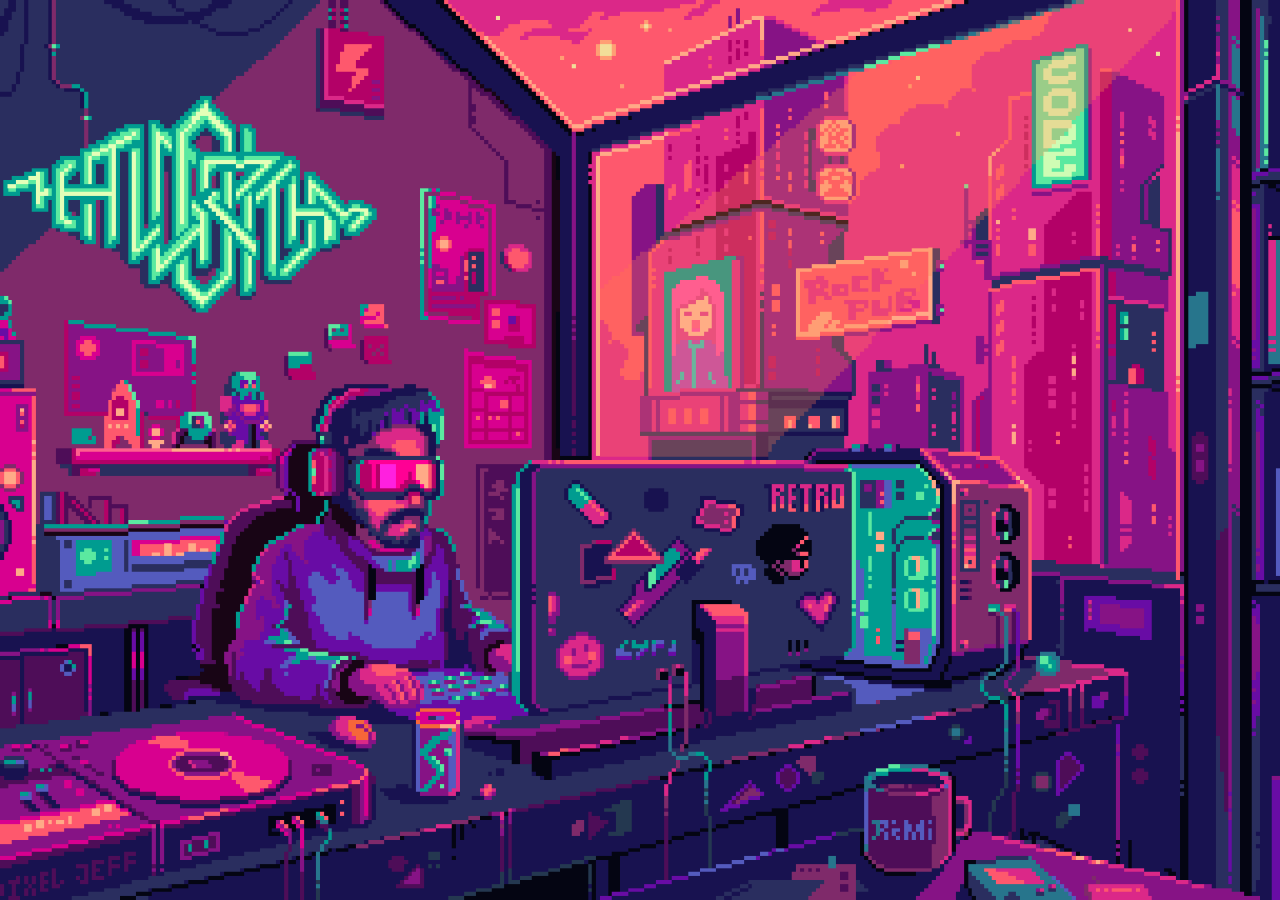
<file: index.html>
<!DOCTYPE html>
<html lang="en">
<head>

  <meta charset="UTF-8">
  <meta name="viewport" content="width=device-width, initial-scale=1.0">
  <title>Login Form</title>
  <link rel="stylesheet" href="css/login.css">
  <link rel="stylesheet" href="css/style.css">
  <link rel="stylesheet" href="css/pfolio.css">
  <link rel="stylesheet" href="css/projects.css">
  <link href="https://unpkg.com/boxicons@2.1.4/css/boxicons.min.css" rel="stylesheet">
  <link href="https://fonts.googleapis.com/css2?family=Orbitron:wght@500;700&family=Roboto:wght@400;500&display=swap" rel="stylesheet">

</head>

<body>

  <div class="background-container">
    <div class="blob blob-1"></div>
    <div class="blob blob-2"></div>
    <div class="blob blob-3"></div>
  </div>

  <div class="main-container">
    <div class="login-card">
      <div class="header">
        <h1>Welcome Back</h1>
          <p>Sign in to your account to continue</p>
      </div>

      <form class="form" action="login.php" method="POST"> 
        <div class="form-group">
          <label for="email">Email Address</label>
          <input id="email" type="email" placeholder="you@example.com" name="email" required />
        </div>

        <div class="form-group">
          <label for="password">Password</label>
          <input id="password" type="password" name="password" placeholder="••••••••" required />
        </div>

        <div class="form-footer">
          <label class="checkbox-group">
            <input type="checkbox" />
            <span>Remember me</span>
          </label>
          <a href="#" class="forgot-password">Forgot password?</a>
        </div>

        <button type="submit" class="submit-btn" id="submitBtn">
          Sign In
        </button>
      </form>

      <div class="divider">
        <div class="divider-line"></div>
        <span class="divider-text">or</span>
        <div class="divider-line"></div>
      </div>

      <p class="signup-text">
        Don't have an account?
        <a href="html/signup.html" class="signup-link">Sign up</a>
      </p>
    </div>
  </div>
  
  <script src="js/login.js"></script>
</body>
</html>
</file>
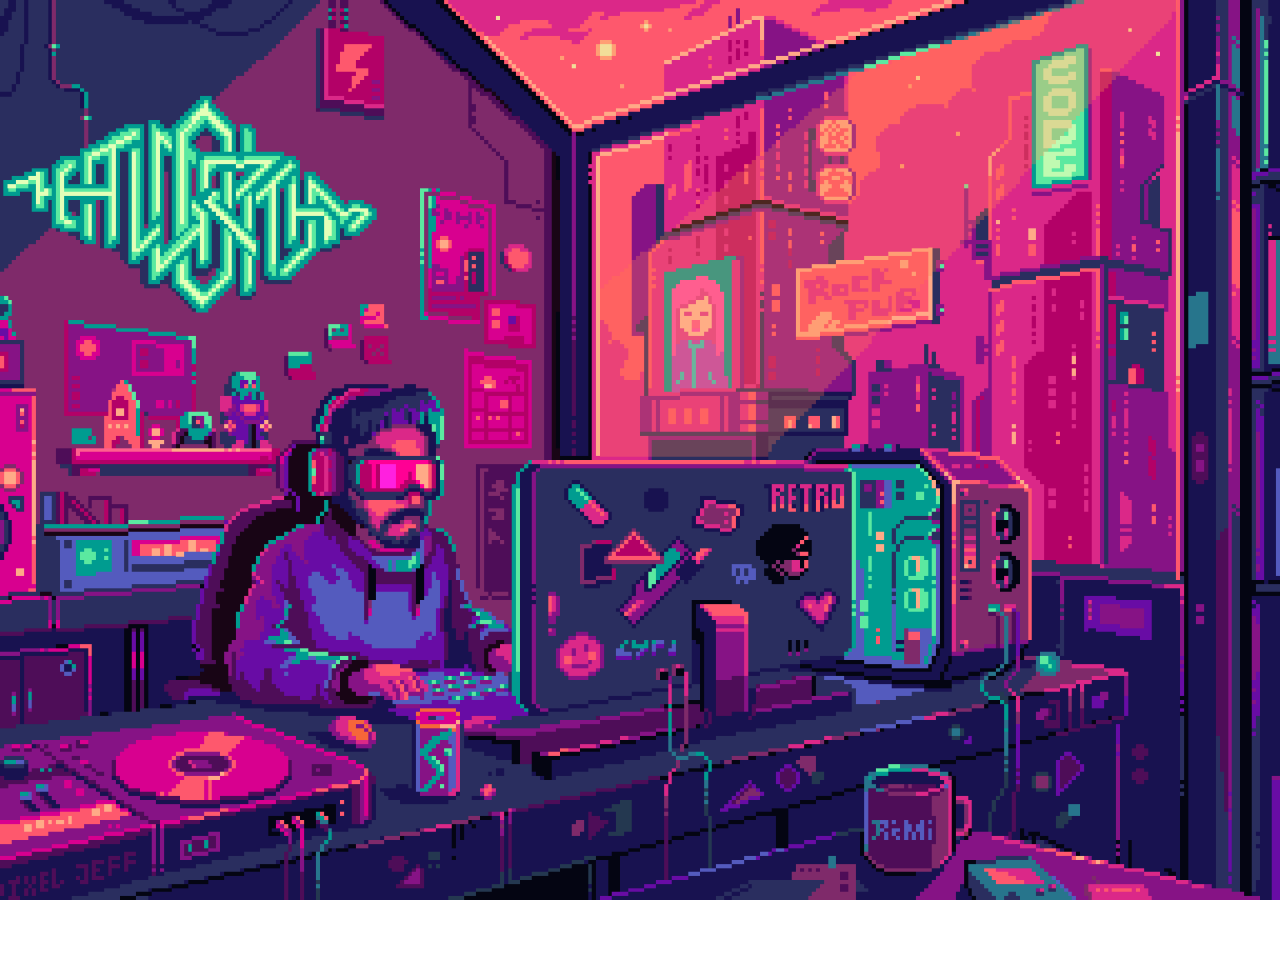
<file: MiniProject/index.html>
<!DOCTYPE html>
<html lang="en">
<head>
  <meta charset="UTF-8">
  <meta name="viewport" content="width=device-width, initial-scale=1.0">
  <title>Kyle John | Portfolio</title>
  <link rel="stylesheet" href="style.css">
  <link rel="stylesheet" href="pfolio.css">
  <link rel="stylesheet" href="projects.css">
  <link href="https://unpkg.com/boxicons@2.1.4/css/boxicons.min.css" rel="stylesheet">
  <link href="https://fonts.googleapis.com/css2?family=Orbitron:wght@500;700&family=Roboto:wght@400;500&display=swap" rel="stylesheet">

</head>
<body>
 
  <header class="dashboard">
    <div class="toggle-btn" id="toggleBtn">
      <i class='bx bx-menu'></i>
    </div>
    <nav class="nav">
      <a href="index.html" class="active"><i class='bx bx-home'></i><span>Home</span></a>
      <a href="portfolio.html"><i class='bx bx-id-card'></i><span>Portfolio</span></a>
      <a href="projects.html"><i class='bx bx-briefcase'></i><span>Projects</span></a>
      <a href="login.html"><i class='bx bx-log-in'></i><span>Login</span></a>
      
      <div id="darkModeToggle">
        <i class='bx bx-moon'></i>
      </div>
    </div>
    </nav>
  </header>

  <main class="main-content">
    <section class="home">
      <div class="content-container">
        <div class="content">
          
          <h1 class="name-glow">
            Learning, coding, and creating the future — one project at a time.
          </h1>
          
          <p class="tagline">Futuristic Student Developer ✨</p>
          
          <h4 class="des">
            WHERE IMAGINATION MEETS EXECUTION — CODE IS THE BRIDGE.
          </h4>
          
            <a href="#" class="btn-glow">
              Contact <i class='bx bx-down-arrow-alt'></i>
            </a>

            <div class="socials">
              <a href="https://www.facebook.com/kyle.valenzuela.148" target="_blank" title="Facebook"><i class='bx bxl-facebook'></i></a>
              <a href="https://m.me/kyle.valenzuela.148" target="_blank" title="Messenger"><i class='bx bxl-messenger'></i></a>
              <a href="https://mail.google.com/mail/?view=cm&fs=1&to=kylejohnvalenzuela@gmail.com&su=Portfolio%20Inquiry" target="_blank" title="Gmail"><i class='bx bxl-gmail'></i></a>
              <a href="https://www.linkedin.com/in/kyle-john-valenzuela-9a4184389/" target="_blank" title="LinkedIn"><i class='bx bxl-linkedin-square'></i></a>
              <a href="https://ig.me/m/iamhaduken" target="_blank" title="Instagram"><i class='bx bxl-instagram'></i></a>
            </div>
        </div>
      </div>
    </section>
  </main>

  <!-- Footer -->
 <footer class="footer">
    <p>© 2025 Kyle John | Crafted with 
      <span class="heart">❤️</span> HTML | CSS | JavaScript</p>
    </p>
  </footer>

  <script src="script.js"></script>

</body>
</html>
</file>
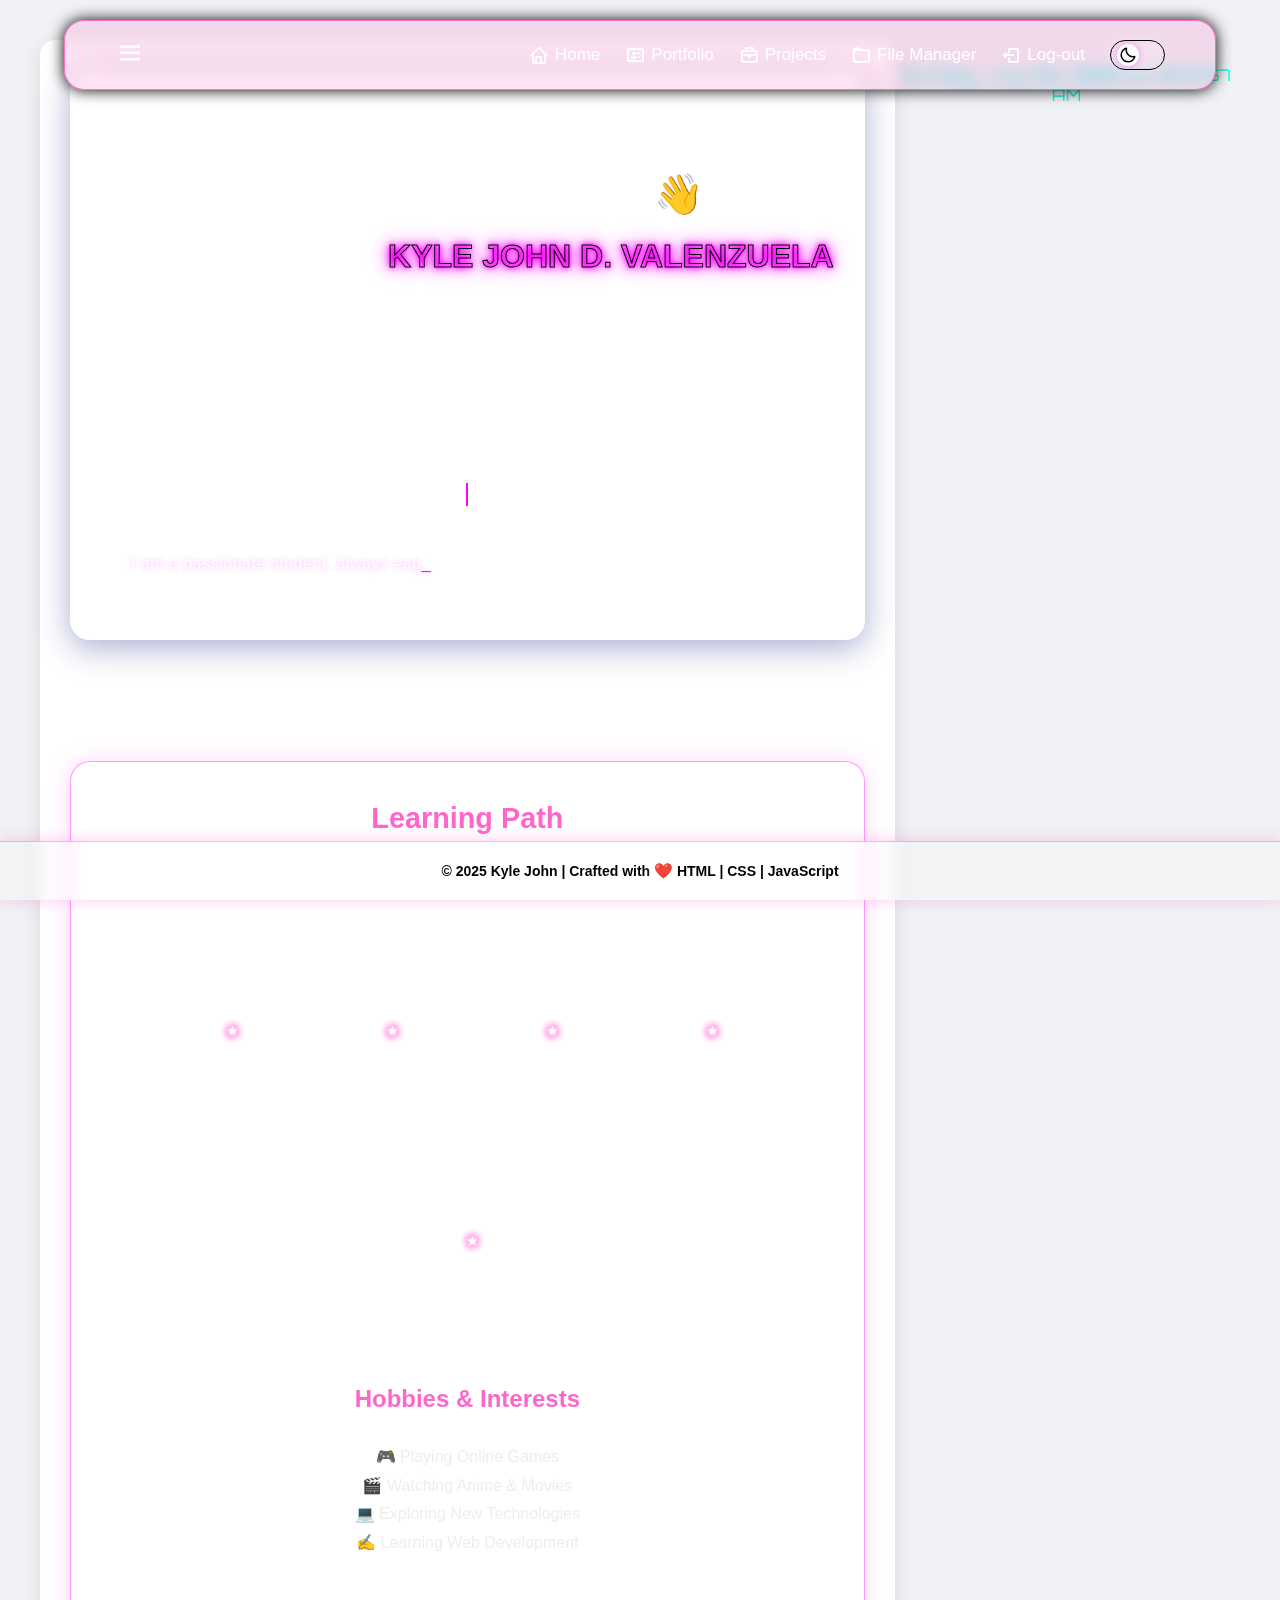
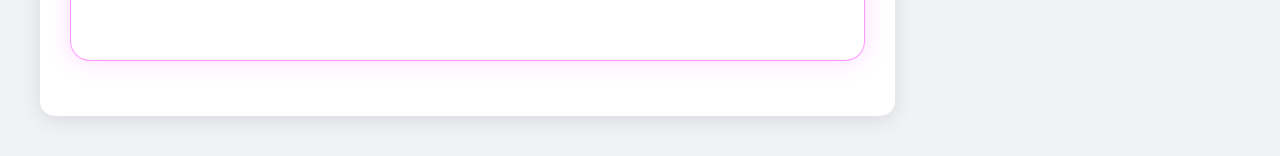
<file: portfolio.html>
<!DOCTYPE html>
<html lang="en">
<head>

  <meta charset="UTF-8">
  <meta name="viewport" content="width=device-width, initial-scale=1.0">
  <title>Home</title>
  <link rel="stylesheet" href="css/style.css">
  <link rel="stylesheet" href="css/pfolio.css">
  <link rel="stylesheet" href="css/projects.css">
  <link rel="stylesheet" href="css/crud.css">
  <link href="https://unpkg.com/boxicons@2.1.4/css/boxicons.min.css" rel="stylesheet">
  <link href="https://fonts.googleapis.com/css2?family=Orbitron:wght@500;700&family=Roboto:wght@400;500&display=swap" rel="stylesheet">

</head>


<body>
 
  <header class="dashboard">
    <div class="toggle-btn" id="toggleBtn">
      <i class='bx bx-menu'></i>
    </div>
      <nav class="nav">
        <a href="html/index.html" class="active"><i class='bx bx-home'></i><span>Home</span></a>
        <a href="portfolio.html"><i class='bx bx-id-card'></i><span>Portfolio</span></a>
        <a href="projects.html"><i class='bx bx-briefcase'></i><span>Projects</span></a>
        <a href="crud.php"><i class='bx bx-folder'></i><span>File Manager</span></a>
        <a href="index.php"><i class='bx bx-log-out'></i><span>Log-out</Log-out></span></a>
      
          <div id="darkModeToggle">
            <i class='bx bx-moon'></i>
          </div>
      </nav>
  </header>


  <section class="container">
    <div class="intro">
      <div class="img1">
        <img src="../images/mee.jpg" alt="Kyle John">
      </div>

      <div class="intro-text">
        <h3>Hey there! <span class="wave">👋</span></h3>
          <h1>I am <span class="name"> KYLE JOHN D. VALENZUELA</span></h1>
            <h4 class="int">Passionate student and aspiring developer at 
              <abbr title="Cebu Technological University">
                <a href="https://www.ctu.edu.ph/danao/" target="_blank" class="ctu">CTU</a> 
              </abbr> - Danao Campus.
            </h4>

              
                <p class="type">TURNING IDEAS INTO CODE, AND CODE INTO REALITY</p>
              

                <p class="desc" id="typing">
                  I am a passionate student, always eager to learn and improve my skills. 
                  I enjoy exploring new technologies and experimenting with creative solutions.
                  I’m committed to turning ideas into reality through clean, modern, and interactive web experiences.
                </p>
      </div>
    </div>


    <aside class="divider">
      <div class="profile-sections">  <!-- Tech & Hobbies Combined Container -->
        <div class="tech-stack">      <!-- Tech Stack -->
          <h3>Learning Path</h3>
            <div class="icons">
              <div class='bx bxl-html5' title="HTML"></div>
              <div class='bx bxl-css3' title="CSS"></div>
              <div class='bx bxl-javascript' title="JavaScript"></div>
              <div class='bx bxl-java' title="Java"></div>
              <div class="bx bxl-c-plus-plus" title="C++"></div>
            </div>
        </div>


        <div class="hobbies">       <!-- Hobbies & Interests -->  
          <h3>Hobbies & Interests</h3>
            <ul>
              <li>🎮 Playing Online Games</li>
              <li>🎬 Watching Anime & Movies</li>
              <li>💻 Exploring New Technologies</li>
              <li>✍️ Learning Web Development</li>
            </ul>
        </div>
      </div>
    </aside>
  </section>
    

  <div class="date-time" id="dateTime"></div>   <!-- Date & Time -->


  <footer class="footer">     <!-- Footer -->
    <p>© 2025 Kyle John | Crafted with 
      <span class="heart">❤️</span> HTML | CSS | JavaScript</p>
    </p>
  </footer>
    
  <script src="js/script.js"></script>
</body>
</html>
</file>
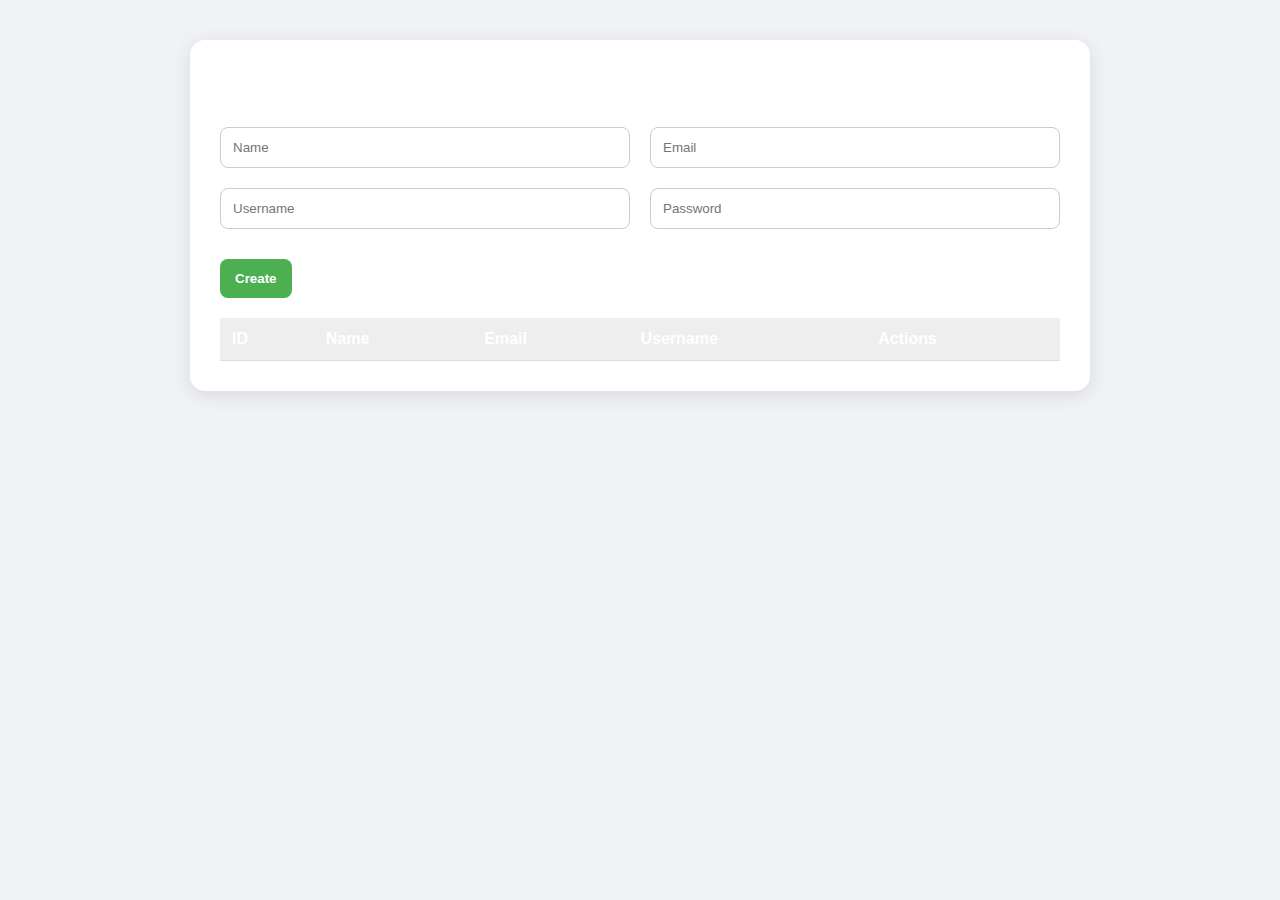
<file: html/crud.html>
<!DOCTYPE html>
<html lang="en">
<head>

  <meta charset="UTF-8" />
  <meta name="viewport" content="width=device-width, initial-scale=1.0" />
  <title>CRUD Design</title>
  <link rel="stylesheet" href="../css/style.css">
  <link rel="stylesheet" href="../css/crud.css">
  <script src="../js/crud.js"></script>

</head>
<body>
  <div class="container">
    <h1>CRUD System UI</h1>

    <div class="crud-form">
      <input type="text" id="name" placeholder="Name" />
      <input type="email" id="email" placeholder="Email" />
      <input type="text" id="username" placeholder="Username" />
      <input type="password" id="password" placeholder="Password" />
    </div>

    <button class="btn btn-create" id="createBtn">Create</button>

    <table>
      <thead>
        <tr>
          <th>ID</th>
          <th>Name</th>
          <th>Email</th>
          <th>Username</th>
          <th>Actions</th>
        </tr>
      </thead>
      <tbody id="userTable">
        <!-- Rows will be added dynamically -->
      </tbody>
    </table>
  </div>
</body>
</html>
</file>
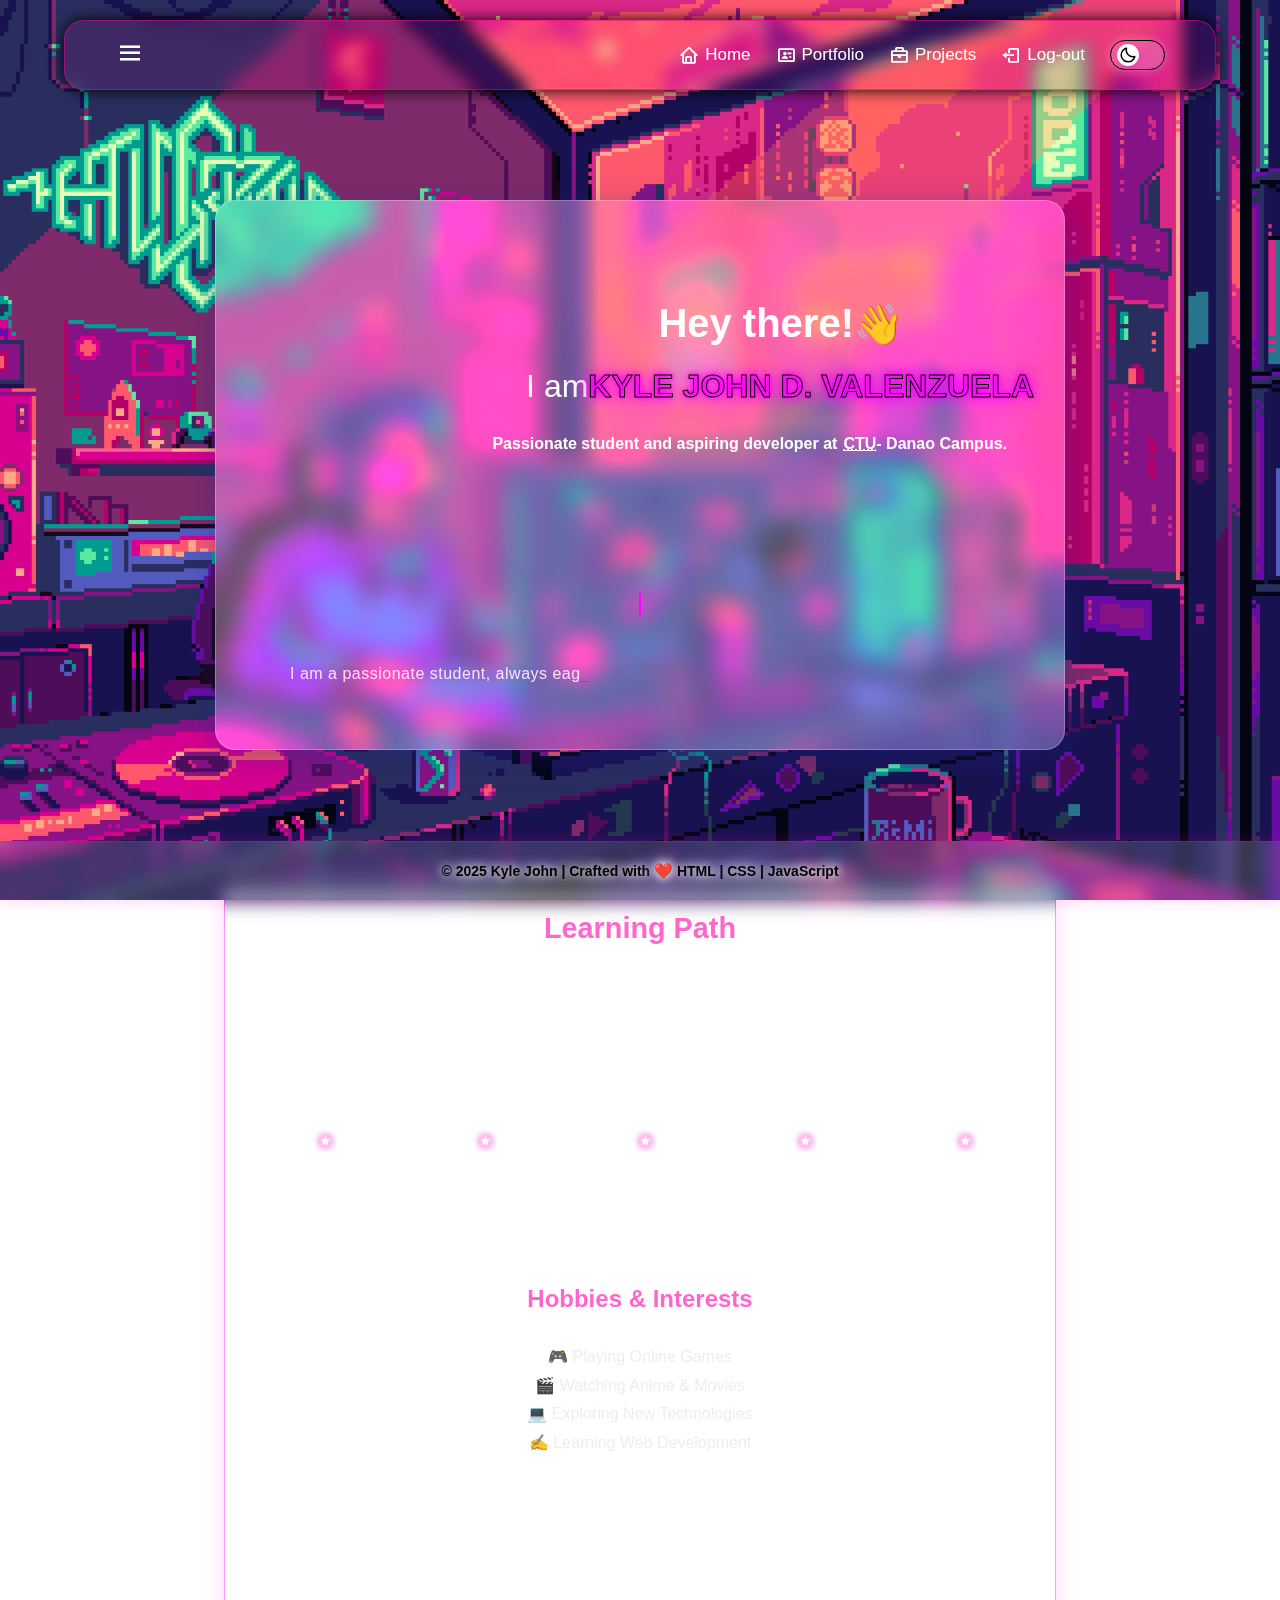
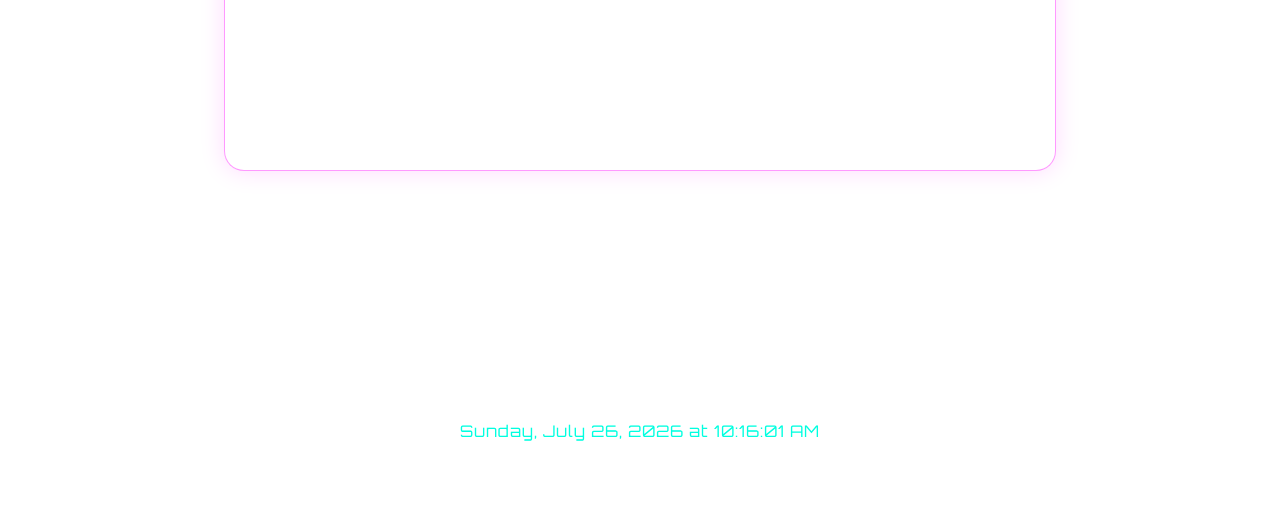
<file: html/portfolio.html>
<!DOCTYPE html>
<html lang="en">
<head>

  <meta charset="UTF-8">
  <meta name="viewport" content="width=device-width, initial-scale=1.0">
  <title>Kyle John | Portfolio</title>
  <link rel="stylesheet" href="../css/style.css">
  <link rel="stylesheet" href="../css/pfolio.css">
  <link rel="stylesheet" href="../css/projects.css">
  <link href="https://unpkg.com/boxicons@2.1.4/css/boxicons.min.css" rel="stylesheet">
  <link href="https://fonts.googleapis.com/css2?family=Orbitron:wght@500;700&family=Roboto:wght@400;500&display=swap" rel="stylesheet">

</head>


<body>
 
  <header class="dashboard">
    <div class="toggle-btn" id="toggleBtn">
      <i class='bx bx-menu'></i>
    </div>
      <nav class="nav">
        <a href="../html/index.html" class="active"><i class='bx bx-home'></i><span>Home</span></a>
        <a href="../html/portfolio.html"><i class='bx bx-id-card'></i><span>Portfolio</span></a>
        <a href="../html/projects.html"><i class='bx bx-briefcase'></i><span>Projects</span></a>
        <a href="../html/login.html"><i class='bx bx-log-out'></i><span>Log-out</span></a>
      
          <div id="darkModeToggle">
            <i class='bx bx-moon'></i>
          </div>
      </nav>
  </header>


  <section class="container">
    <div class="intro">
      <div class="img1">
        <img src="../images/mee.jpg" alt="Kyle John">
      </div>

      <div class="intro-text">
        <h3>Hey there! <span class="wave">👋</span></h3>
          <h1>I am <span class="name"> KYLE JOHN D. VALENZUELA</span></h1>
            <h4 class="int">Passionate student and aspiring developer at 
              <abbr title="Cebu Technological University">
                <a href="https://www.ctu.edu.ph/danao/" target="_blank" class="ctu">CTU</a> 
              </abbr> - Danao Campus.
            </h4>

              
                <p class="type">TURNING IDEAS INTO CODE, AND CODE INTO REALITY</p>
              

                <p class="desc" id="typing">
                  I am a passionate student, always eager to learn and improve my skills. 
                  I enjoy exploring new technologies and experimenting with creative solutions.
                  I’m committed to turning ideas into reality through clean, modern, and interactive web experiences.
                </p>
      </div>
    </div>


    <aside class="divider">
      <div class="profile-sections">  <!-- Tech & Hobbies Combined Container -->
        <div class="tech-stack">      <!-- Tech Stack -->
          <h3>Learning Path</h3>
            <div class="icons">
              <div class='bx bxl-html5' title="HTML"></div>
              <div class='bx bxl-css3' title="CSS"></div>
              <div class='bx bxl-javascript' title="JavaScript"></div>
              <div class='bx bxl-java' title="Java"></div>
              <div class="bx bxl-c-plus-plus" title="C++"></div>
            </div>
        </div>


        <div class="hobbies">       <!-- Hobbies & Interests -->  
          <h3>Hobbies & Interests</h3>
            <ul>
              <li>🎮 Playing Online Games</li>
              <li>🎬 Watching Anime & Movies</li>
              <li>💻 Exploring New Technologies</li>
              <li>✍️ Learning Web Development</li>
            </ul>
        </div>
      </div>
    </aside>
  </section>
    

  <div class="date-time" id="dateTime"></div>   <!-- Date & Time -->


  <footer class="footer">     <!-- Footer -->
    <p>© 2025 Kyle John | Crafted with 
      <span class="heart">❤️</span> HTML | CSS | JavaScript</p>
    </p>
  </footer>
    
  <script src="../js/script.js"></script>
</body>
</html>
</file>
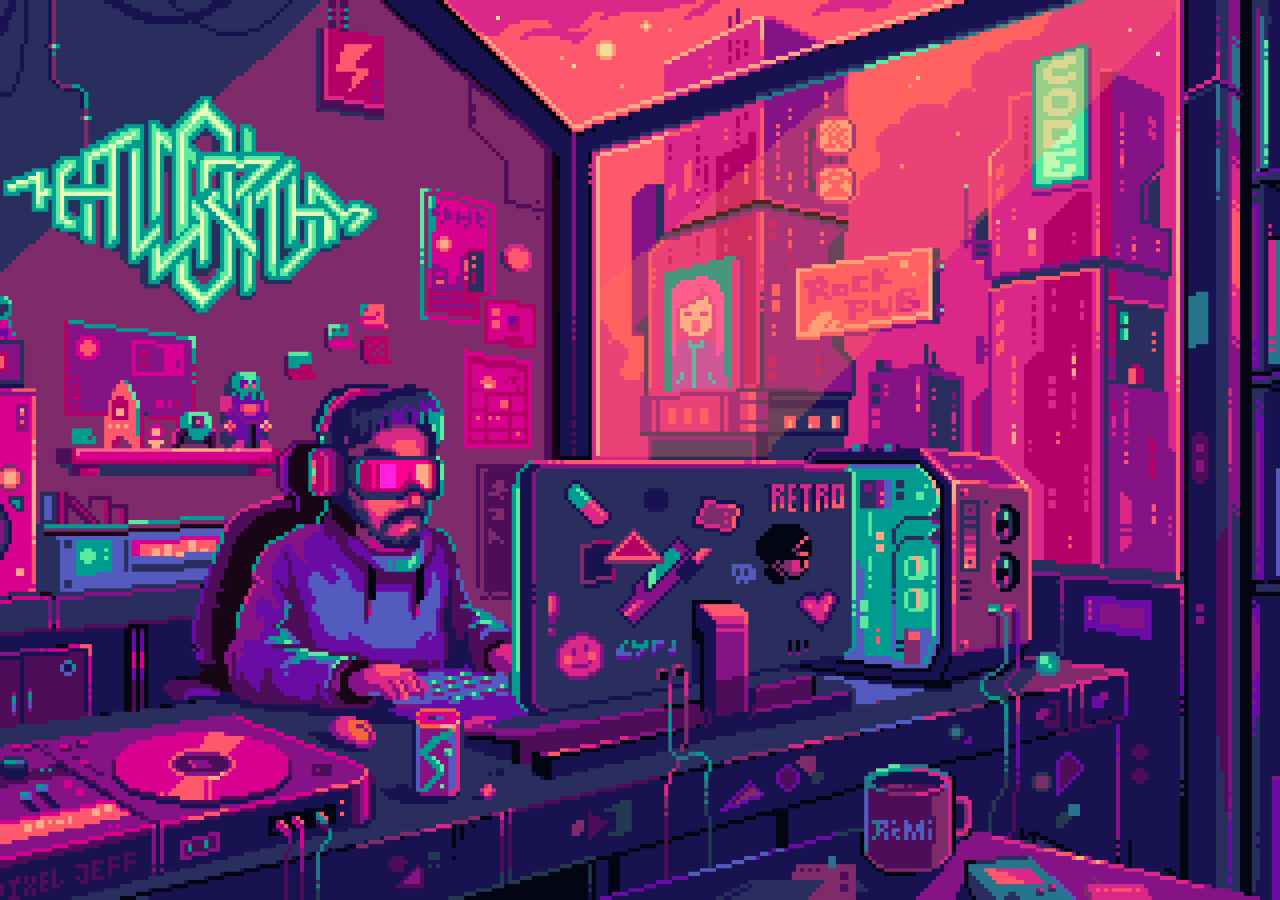
<file: html/projects.html>
<!DOCTYPE html>
<html lang="en">
<head>

  <meta charset="UTF-8" />
  <meta name="viewport" content="width=device-width, initial-scale=1.0" />
  <title>Projects</title>
  <link rel="stylesheet" href="../css/style.css">
  <link rel="stylesheet" href="../css/pfolio.css">
  <link rel="stylesheet" href="../css/projects.css">
  <link href="https://unpkg.com/boxicons@2.1.4/css/boxicons.min.css" rel="stylesheet">
  <link href="https://fonts.googleapis.com/css2?family=Orbitron:wght@500;700&family=Roboto:wght@400;500&display=swap" rel="stylesheet">

</head>


<body>

  <header class="dashboard">
    <div class="toggle-btn" id="toggleBtn">
      <i class='bx bx-menu'></i>
    </div>

      <nav class="nav">
        <a href="../html/index.html" class="active"><i class='bx bx-home'></i><span>Home</span></a>
        <a href="../html/portfolio.html"><i class='bx bx-id-card'></i><span>Portfolio</span></a>
        <a href="../html/projects.html"><i class='bx bx-briefcase'></i><span>Projects</span></a>
        <a href="../html/login.html"><i class='bx bx-log-in'></i><span>Login</span></a>
      
          <div id="darkModeToggle">
            <i class='bx bx-moon'></i>
          </div>
      </nav>
  </header>

  <main>
    <div class="not-calibrated">
      <h1>⚙️ Not Yet Calibrated</h1>
      <p>This section is under development. Please check back soon!</p>
    </div>
  </main>



  <!-- Footer -->
  <footer class="footer">
    <p>© 2025 Kyle John | Crafted with 
        <span class="heart">❤️</span> HTML | CSS | JavaScript
    </p>
  </footer>

  <script src="../js/script.js"></script>

</body>
</html>
</file>
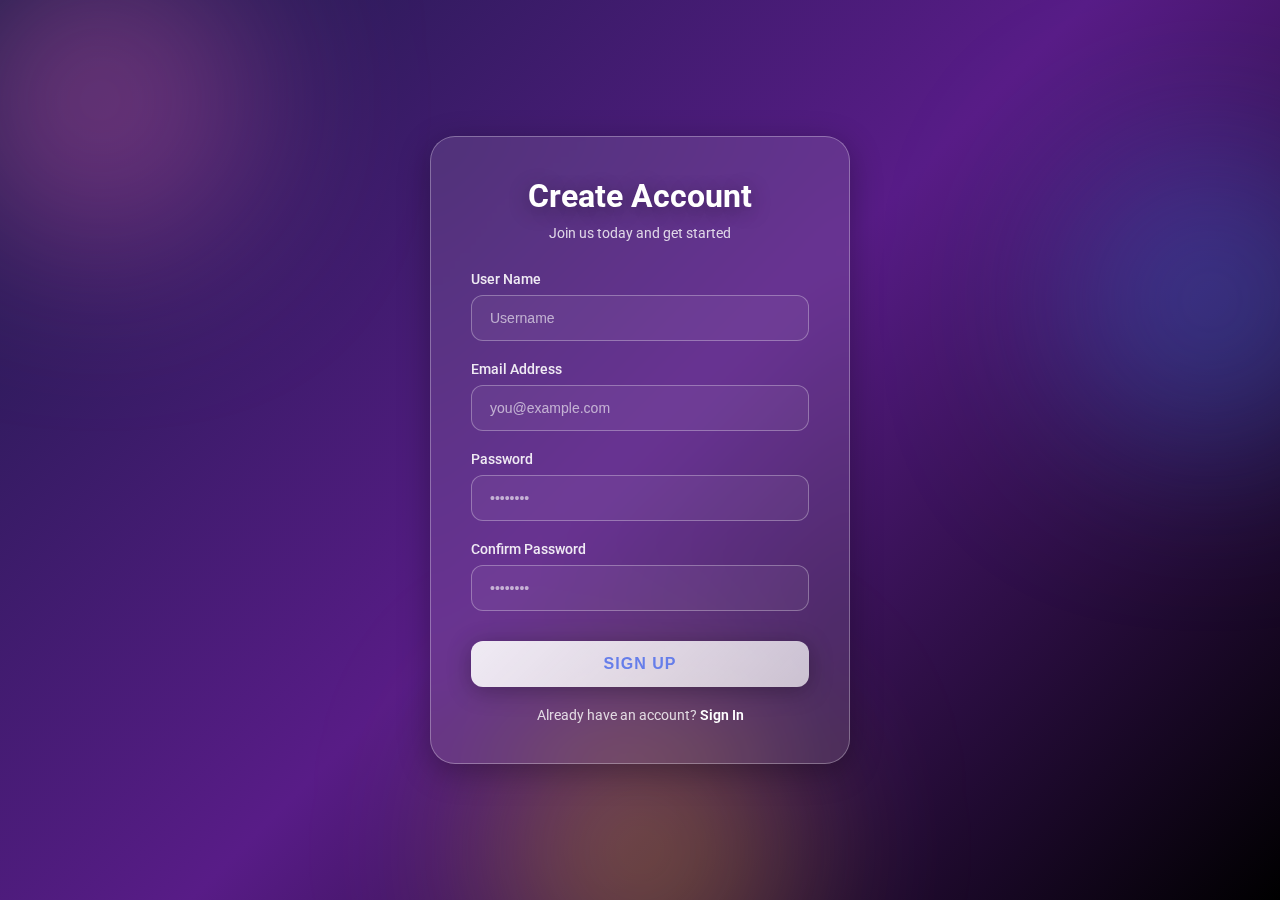
<file: html/signup.html>
<!DOCTYPE html>
<html lang="en">
<head>
<meta charset="UTF-8">
<meta name="viewport" content="width=device-width, initial-scale=1.0">
<title>Sign Up</title>
<link rel="stylesheet" href="../css/signup.css">
<link href="https://fonts.googleapis.com/css2?family=Orbitron:wght@500;700&family=Roboto:wght@400;500&display=swap" rel="stylesheet">

</head>
<body>

<!-- Background Blobs -->
<div class="background-container">
  <div class="blob blob-1"></div>
  <div class="blob blob-2"></div>
  <div class="blob blob-3"></div>
</div>

<div class="container">
    <form class="glass-form" id="signupForm" action="register.php" method="POST">
        <div class="form-header">
            <h1>Create Account</h1>
            <p>Join us today and get started</p>
        </div>

        <div class="form-group">
            <label for="fullname">User Name</label>
            <input type="text" id="fullname" name="fullname" placeholder="Username" required>
        </div>

        <div class="form-group">
            <label for="email">Email Address</label>
            <input type="email" id="email" name="email" placeholder="you@example.com" required>
        </div>

        <div class="form-group">
            <label for="password">Password</label>
            <input type="password" id="password" name="password" placeholder="••••••••" required>
        </div>

        <div class="form-group">
            <label for="confirm-password">Confirm Password</label>
            <input type="password" id="confirm-password" name="confirm_password" placeholder="••••••••" required>
        </div>

        <button type="submit" class="submit-btn">Sign Up</button>

        <div class="form-footer">
            Already have an account? <a href="../html/login.html">Sign In</a>
        </div>
    </form>
</div>

</body>
</html>
</file>
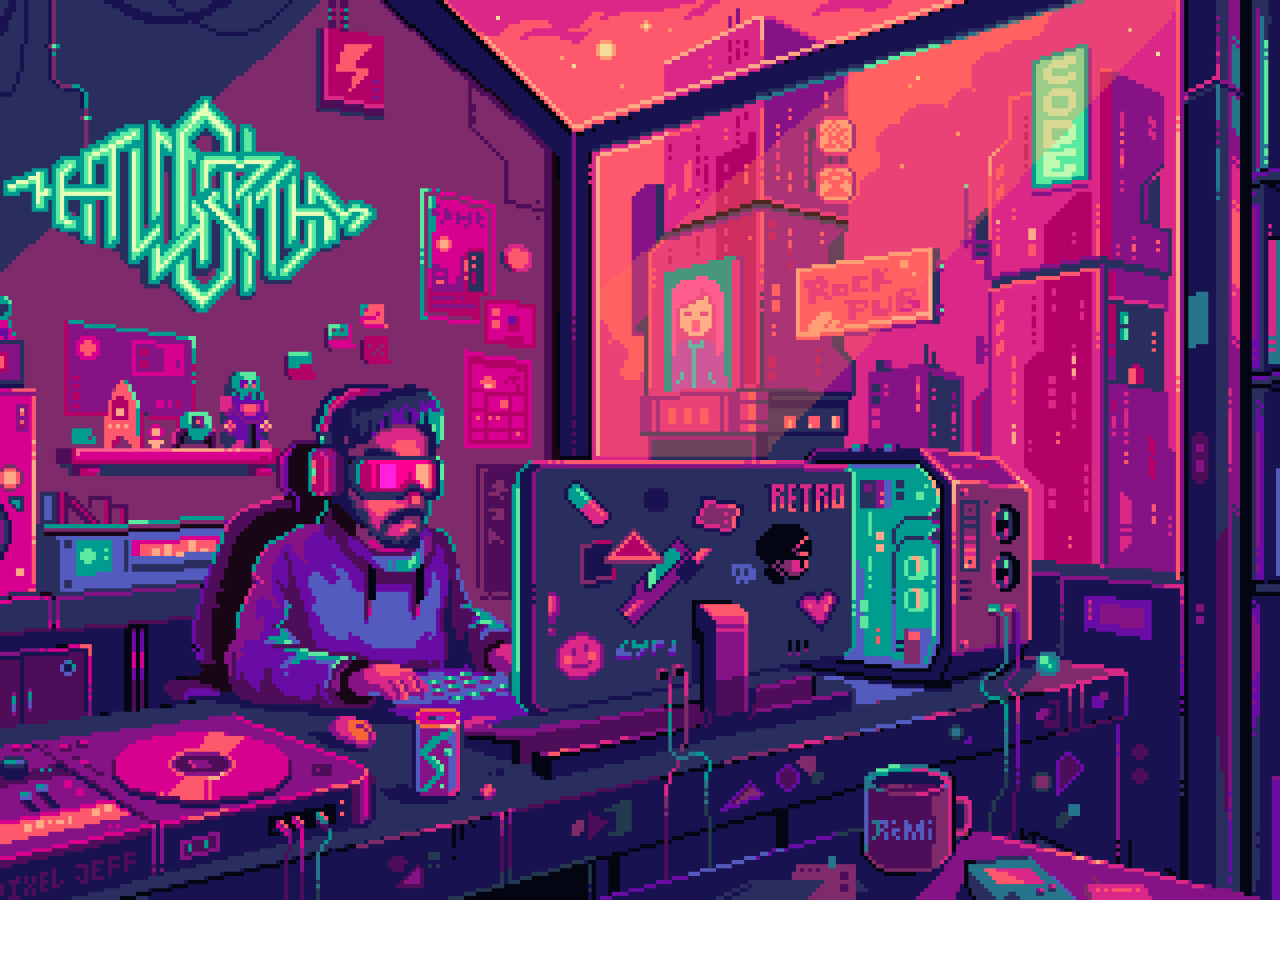
<file: MiniProject/MiniProj.html>
<!DOCTYPE html>
<html lang="en">
<head>
  <meta charset="UTF-8">
  <meta name="viewport" content="width=device-width, initial-scale=1.0">
  <title>Kyle John | Portfolio</title>
  <link rel="stylesheet" href="style.css">
  <link rel="stylesheet" href="pfolio.css">
  <link href="https://unpkg.com/boxicons@2.1.4/css/boxicons.min.css" rel="stylesheet">
  <link href="https://fonts.googleapis.com/css2?family=Orbitron:wght@500;700&family=Roboto:wght@400;500&display=swap" rel="stylesheet">

</head>
<body>
 
  <header class="dashboard">
    <div class="toggle-btn" id="toggleBtn">
      <i class='bx bx-menu'></i>
    </div>
    <nav class="nav">
      <a href="MiniProj.html" class="active"><i class='bx bx-home'></i><span>Home</span></a>
      <a href="portfolio.html"><i class='bx bx-briefcase'></i><span>Portfolio</span></a>
      <a href="#"><i class='bx bx-user'></i><span>About</span></a>
      <a href="#"><i class='bx bx-cog'></i><span>Skills</span></a>
      <a href="#"><i class='bx bx-log-in'></i><span>Login</span></a>
      
      <div id="darkModeToggle">
        <i class='bx bx-moon'></i>
      </div>
    </div>
    </nav>
  </header>

  <main class="main-content">
    <section class="home">
      <div class="content-container">
        <div class="content">
          
          <h1 class="name-glow">
            Learning, coding, and creating the future — one project at a time.
          </h1>
          
          <p class="tagline">Futuristic Student Developer ✨</p>
          
          <h4 class="des">
            WHERE IMAGINATION MEETS EXECUTION — CODE IS THE BRIDGE.
          </h4>
          
            <a href="#" class="btn-glow">
              Contact <i class='bx bx-down-arrow-alt'></i>
            </a>

            <div class="socials">
              <a href="https://www.facebook.com/kyle.valenzuela.148" target="_blank" title="Facebook"><i class='bx bxl-facebook'></i></a>
              <a href="https://m.me/kyle.valenzuela.148" target="_blank" title="Messenger"><i class='bx bxl-messenger'></i></a>
              <a href="https://mail.google.com/mail/?view=cm&fs=1&to=kylejohnvalenzuela@gmail.com&su=Portfolio%20Inquiry" target="_blank" title="Gmail"><i class='bx bxl-gmail'></i></a>
              <a href="https://www.linkedin.com/in/kyle-john-valenzuela-9a4184389/" target="_blank" title="LinkedIn"><i class='bx bxl-linkedin-square'></i></a>
              <a href="https://ig.me/m/iamhaduken" target="_blank" title="Instagram"><i class='bx bxl-instagram'></i></a>
            </div>
        </div>
      </div>
    </section>
  </main>

  <!-- Footer -->
 <footer class="footer">
    <p>© 2025 Kyle John | Crafted with 
      <span class="heart">❤️</span> HTML | CSS | JavaScript</p>
    </p>
  </footer>

  <script src="script.js"></script>

</body>
</html>
</file>
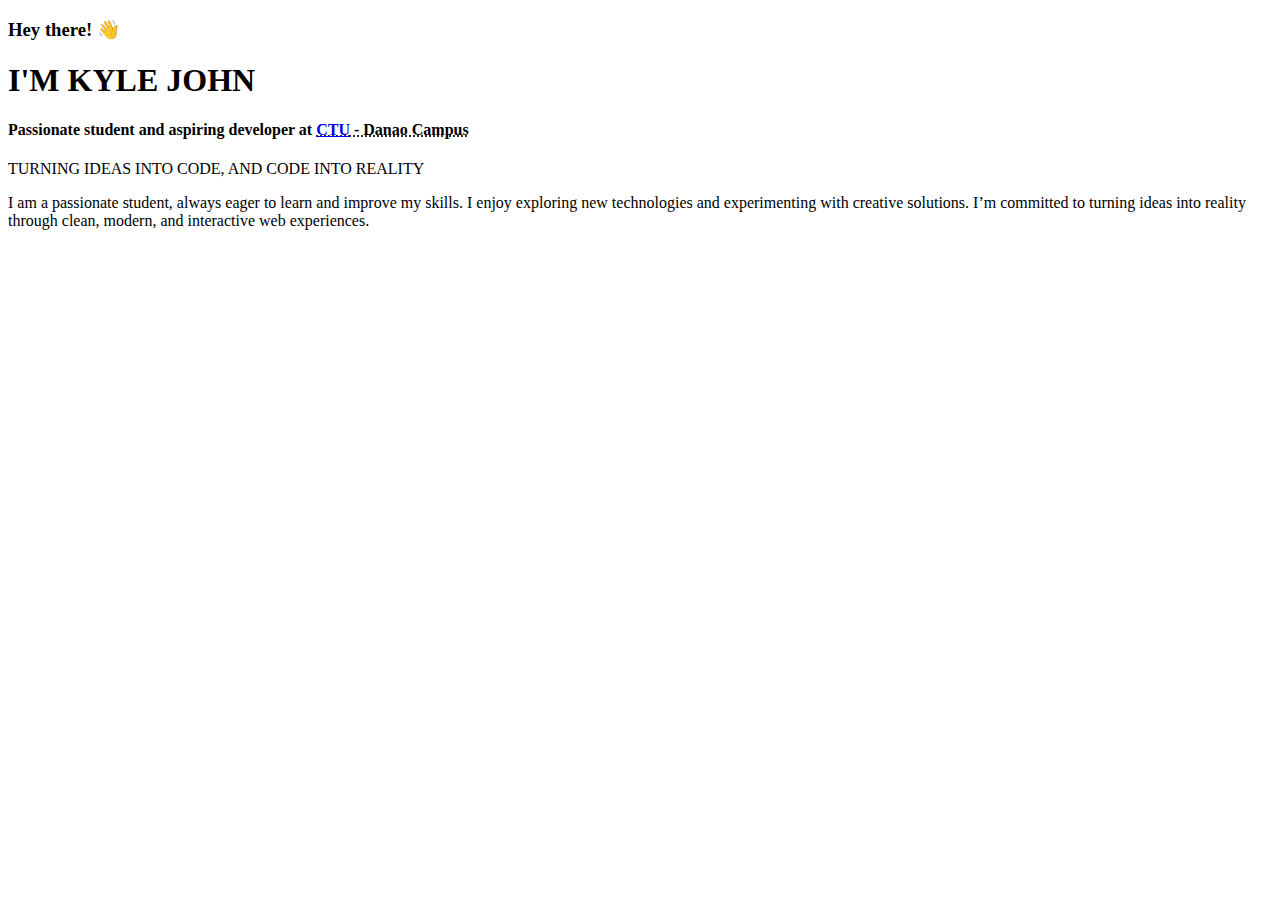
<file: MiniProject/portfolio.html>
<!DOCTYPE html>
<html lang="en">
<head>
    <meta charset="UTF-8">
    <meta name="viewport" content="width=device-width, initial-scale=1.0">
    <title>Document</title>
</head>
<body>


     <section class="home">
    <div class="hoco">
      <h3>Hey there! <span class="wave">👋</span></h3>
      <h1>I'M <span class="name">KYLE JOHN</span></h1>
      <h4>Passionate student and aspiring developer at 
        <abbr title="Cebu Technological University">
          <a href="https://www.ctu.edu.ph/danao/" target="_blank" class="ctu">CTU</a> - Danao Campus
        </abbr>
      </h4>
      <p class="type">TURNING IDEAS INTO CODE, AND CODE INTO REALITY</p>
      <p class="para">
        I am a passionate student, always eager to learn and improve my skills. 
        I enjoy exploring new technologies and experimenting with creative solutions.
        I’m committed to turning ideas into reality through clean, modern, and interactive web experiences.
      </p>
    </div>
  </section>
    
</body>
</html>
</file>
<file: css/login.css>
* {
  margin: 0;
  padding: 0;
  box-sizing: border-box;
}

html, body {
  width: 100%;
  height: 100%;
}

body {
  font-family: "Geist", -apple-system, BlinkMacSystemFont, "Segoe UI", sans-serif;
  background: linear-gradient(135deg, #1e1b4b 0%, #581c87 50%, #000000 100%);
  display: flex;
  align-items: center;
  justify-content: center;
  min-height: 100vh;
  padding: 1rem;
  overflow: hidden;
}

/* Animated background blob elements */
.background-container {
  position: fixed;
  inset: 0;
  overflow: hidden;
  pointer-events: none;
  z-index: 0;
}

.blob {
  position: absolute;
  width: 288px;
  height: 288px;
  border-radius: 50%;
  mix-blend-mode: multiply;
  filter: blur(64px);
  opacity: 0.2;
  animation: blob 7s infinite;
}

.blob-1 {
  top: 80px;
  left: 40px;
  background: #3b82f6;
}

.blob-2 {
  top: 160px;
  right: 40px;
  background: #a855f7;
  animation-delay: 2s;
}

.blob-3 {
  bottom: -32px;
  left: 50%;
  transform: translateX(-50%);
  background: #ec4899;
  animation-delay: 4s;
}

@keyframes blob {
  0%, 100% {
    transform: translate(0, 0) scale(1);
  }
  33% {
    transform: translate(30px, -50px) scale(1.1);
  }
  66% {
    transform: translate(-20px, 20px) scale(0.9);
  }
}

    /* Main container */
.main-container {
  position: relative;
  z-index: 10;
  width: 100%;
  max-width: 448px;
}

    /* Glassmorphism card */
.login-card {
  backdrop-filter: blur(16px);
  background: rgba(255, 255, 255, 0.1);
  border: 1px solid rgba(255, 255, 255, 0.2);
  border-radius: 24px;
  padding: 32px;
  box-shadow: 0 20px 25px -5px rgba(0, 0, 0, 0.1);
}

    /* Header */
.header {
  margin-bottom: 32px;
}

.header h1 {
  font-size: 30px;
  font-weight: 700;
  color: #ffffff;
  margin-bottom: 8px;
  letter-spacing: -0.02em;
}

.header p {
  font-size: 14px;
  color: rgba(255, 255, 255, 0.6);
}

    /* Form */
.form {
  display: flex;
  flex-direction: column;
  gap: 24px;
}

    /* Form group */
.form-group {
  display: flex;
  flex-direction: column;
  gap: 8px;
}

.form-group label {
  font-size: 14px;
  color: rgba(255, 255, 255, 0.8);
  font-weight: 500;
}

.form-group input[type="email"],
.form-group input[type="password"] {
  backdrop-filter: blur(12px);
  background: rgba(255, 255, 255, 0.1);
  border: 1px solid rgba(255, 255, 255, 0.2);
  border-radius: 12px;
  height: 44px;
  padding: 0 16px;
  font-size: 14px;
  color: #ffffff;
  transition: all 0.3s ease;
}

.form-group input[type="email"]::placeholder,
.form-group input[type="password"]::placeholder {
  color: rgba(255, 255, 255, 0.4);
}

.form-group input[type="email"]:focus,
.form-group input[type="password"]:focus {
  outline: none;
  background: rgba(255, 255, 255, 0.2);
  border-color: rgba(255, 255, 255, 0.4);
}

    /* Checkbox and link row */
.form-footer {
  display: flex;
  align-items: center;
  justify-content: space-between;
  font-size: 14px;
}

.checkbox-group {
  display: flex;
  align-items: center;
  gap: 8px;
  cursor: pointer;
}

.checkbox-group input[type="checkbox"] {
  width: 16px;
  height: 16px;
  border-radius: 4px;
  border: 1px solid rgba(255, 255, 255, 0.2);
  background: rgba(255, 255, 255, 0.1);
  cursor: pointer;
  accent-color: #60a5fa;
}

.checkbox-group span {
  color: rgba(255, 255, 255, 0.7);
}

.forgot-password {
  color: #93c5fd;
  text-decoration: none;
  transition: color 0.3s ease;
}

.forgot-password:hover {
  color: #bfdbfe;
}

    /* Submit button */
.submit-btn {
  background: linear-gradient(90deg, #3b82f6 0%, #9333ea 100%);
  color: #ffffff;
  border: none;
  border-radius: 12px;
  height: 44px;
  font-size: 15px;
  font-weight: 600;
  cursor: pointer;
  transition: all 0.3s ease;
  transform: scale(1);
}

.submit-btn:hover:not(:disabled) {
  background: linear-gradient(90deg, #1d4ed8 0%, #7e22ce 100%);
  transform: scale(1.05);
}

.submit-btn:active:not(:disabled) {
  transform: scale(0.95);
}

.submit-btn:disabled {
  opacity: 0.6;
  cursor: not-allowed;
}

    /* Divider */
.divider {
  display: flex;
  align-items: center;
  gap: 12px;
  margin: 24px 0;
}

.divider-line {
  flex: 1;
  height: 1px;
  background: rgba(255, 255, 255, 0.1);
}

.divider-text {
  color: rgba(255, 255, 255, 0.4);
  font-size: 13px;
}

    /* Social button */
.social-btn {
  width: 100%;
  backdrop-filter: blur(12px);
  background: rgba(255, 255, 255, 0.05);
  order: 1px solid rgba(255, 255, 255, 0.1);
  border-radius: 12px;
  height: 44px;
  color: #ffffff;
  font-size: 15px;
  font-weight: 500;
  cursor: pointer;
  display: flex;
  align-items: center;
  justify-content: center;
  gap: 8px;
  transition: all 0.3s ease;
}

.social-btn:hover {
  border-color: rgba(255, 255, 255, 0.2);
}

.social-btn svg {
  width: 20px;
  height: 20px;
}

  /* Sign up link */
.signup-text {
  text-align: center;
  color: rgba(255, 255, 255, 0.6);
  font-size: 14px;
  margin-top: 24px;
}

.signup-link {
  color: #93c5fd;
  text-decoration: none;
  font-weight: 500;
  transition: color 0.3s ease;
}

.signup-link:hover {
  color: black;
}

    /* Responsive *//* Reset */
* {
  margin: 0;
  padding: 0;
  box-sizing: border-box;
}

html, body {
  width: 100%;
  height: 100%;
}

/* Background */
body {
  font-family: "Geist", -apple-system, BlinkMacSystemFont, "Segoe UI", sans-serif;
  background: linear-gradient(145deg, #1a1445 0%, #4b1e85 50%, #000000 100%);
  display: flex;
  align-items: center;
  justify-content: center;
  min-height: 100vh;
  padding: 1rem;
  overflow: hidden;
}

/* Animated blobs */
.background-container {
  position: fixed;
  inset: 0;
  overflow: hidden;
  pointer-events: none;
  z-index: 0;
}

.blob {
  position: absolute;
  width: 300px;
  height: 300px;
  border-radius: 50%;
  filter: blur(70px);
  opacity: 0.3;
  animation: blob 10s infinite ease-in-out;
  mix-blend-mode: screen;
}

.blob-1 { background: #3b82f6; top: 10%; left: 10%; }
.blob-2 { background: #a855f7; top: 20%; right: 10%; animation-delay: 2s; }
.blob-3 { background: #ec4899; bottom: -10%; left: 50%; transform: translateX(-50%); animation-delay: 4s; }

@keyframes blob {
  0%, 100% { transform: translate(0,0) scale(1); }
  33% { transform: translate(40px, -60px) scale(1.15); }
  66% { transform: translate(-30px, 30px) scale(0.9); }
}

/* Main container */
.main-container {
  position: relative;
  z-index: 10;
  width: 100%;
  max-width: 450px;
}

/* Login Card - Enhanced Glass */
.login-card {
  background: rgba(255, 255, 255, 0.12);
  border: 1px solid rgba(255, 255, 255, 0.25);
  backdrop-filter: blur(20px) saturate(160%);
  border-radius: 28px;
  padding: 40px;
  box-shadow: 0 25px 40px rgba(0, 0, 0, 0.35);
  animation: fadeIn 0.8s ease;
}

@keyframes fadeIn {
  from { opacity: 0; transform: scale(0.97); }
  to { opacity: 1; transform: scale(1); }
}

/* Header */
.header {
  margin-bottom: 32px;
}

.header h1 {
  font-size: 32px;
  font-weight: 700;
  color: #fff;
  letter-spacing: -0.03em;
}

.header p {
  color: rgba(255, 255, 255, 0.55);
  font-size: 15px;
}

/* Form */
.form {
  display: flex;
  flex-direction: column;
  gap: 22px;
}

/* Inputs */
.form-group label {
  font-size: 14px;
  color: rgba(255, 255, 255, 0.8);
}

.form-group input {
  height: 48px;
  padding: 0 16px;
  border-radius: 12px;
  border: 1px solid rgba(255, 255, 255, 0.25);
  background: rgba(255, 255, 255, 0.12);
  color: #fff;
  font-size: 15px;
  transition: 0.3s ease;
}

.form-group input::placeholder {
  color: rgba(255, 255, 255, 0.4);
}

.form-group input:focus {
  background: rgba(255, 255, 255, 0.22);
  border-color: rgba(255, 255, 255, 0.45);
  box-shadow: 0 0 0 3px rgba(147, 197, 253, 0.25);
  outline: none;
}

/* Footer row */
.form-footer {
  display: flex;
  justify-content: space-between;
  align-items: center;
  font-size: 14px;
}

/* Checkbox */
.checkbox-group {
  display: flex;
  align-items: center;
  gap: 8px;
}

.checkbox-group input {
  width: 16px;
  height: 16px;
  accent-color: #60a5fa;
}

.checkbox-group span {
  color: rgba(255, 255, 255, 0.7);
}

/* Forgot password */
.forgot-password {
  color: #a5d8ff;
  text-decoration: none;
}

.forgot-password:hover {
  text-decoration: underline;
}

/* Button */
.submit-btn {
  height: 48px;
  border-radius: 14px;
  font-size: 16px;
  font-weight: 600;
  border: none;
  cursor: pointer;
  background: linear-gradient(90deg, #3b82f6, #8b2ee8);
  color: #fff;
  transition: 0.25s ease;
}

.submit-btn:hover {
  transform: scale(1.05);
  box-shadow: 0 10px 20px rgba(59, 130, 246, 0.3);
}

.submit-btn:active {
  transform: scale(0.95);
}

/* Divider */
.divider {
  display: flex;
  align-items: center;
  gap: 12px;
  margin: 24px 0;
}

.divider-line {
  flex: 1;
  height: 1px;
  background: rgba(255, 255, 255, 0.15);
}

.divider-text {
  font-size: 13px;
  color: rgba(255, 255, 255, 0.5);
}

/* Social button */
.social-btn {
  height: 48px;
  border-radius: 14px;
  background: rgba(255, 255, 255, 0.07);
  border: 1px solid rgba(255, 255, 255, 0.15);
  display: flex;
  align-items: center;
  justify-content: center;
  gap: 10px;
  color: #fff;
  font-size: 15px;
  transition: 0.25s ease;
}

.social-btn:hover {
  background: rgba(255, 255, 255, 0.15);
}

/* Sign up link */
.signup-text {
  text-align: center;
  margin-top: 24px;
  color: rgba(255, 255, 255, 0.65);
}

.signup-link {
  color: #a5d8ff;
  font-weight: 500;
  text-decoration: none;
}

.signup-link:hover {
  text-decoration: underline;
}

/* Mobile */
@media (max-width: 600px) {
  .login-card {
    padding: 28px;
  }

  .header h1 {
    font-size: 26px;
  }
}

@media (max-width: 640px) {
  .login-card {
    padding: 24px;
  }

  .header h1 {
    font-size: 24px;
  }
}
</file>
<file: css/style.css>
* { /*  Global*/
    margin: 0;
    padding: 0;
    box-sizing: border-box;
    font-family: "Poppins", sans-serif;
}

body {  /*  Background Design*/
    background: url("../images/coding.webp") no-repeat center center fixed;
    background-size: cover;
    color: white;
    overflow-x: hidden;
    animation: fadeInUp 1s ease forwards;
}

@keyframes fadeInUp {
    from { transform: translateY(30px); opacity: 0; }
    to { transform: translateY(0); opacity: 1; }
}


html{
    scroll-behavior: smooth;
}

.dashboard {    /*  Dashboard*/
    position: fixed;
    top: 20px;
    left: 50%;
    transform: translateX(-50%);
    width: 90%;
    height: 70px;
    background: rgba(255, 0, 150, 0.1);
    border: 1px solid rgba(255, 0, 150, 0.5);
    box-shadow: 0 0 15px black;
    border-radius: 20px;
    display: flex;
    align-items: center;
    justify-content: space-between;
    padding: 0 50px;
    backdrop-filter: blur(8px);
    z-index: 1000;

    transition: 
      width 0.8s cubic-bezier(0.68, -0.55, 0.27, 1.55),
      background 0.6s ease,
      box-shadow 0.6s ease,
      padding 0.6s ease,
      gap 0.6s ease;
}

.dashboard.minimized {  /*  Click to make this small*/
    height: 70px;
    width: 400px;
    justify-content: space-evenly;
    align-items: center;
}

.dashboard .toggle-btn {    /*  for buttons*/
    position: relative;
    bottom: -2.5px;
    font-size: 30px;
    color: white;
    margin-bottom: 5px;
    cursor: pointer;
    align-items: center;
    transition: transform 0.3s;
}

.dashboard .toggle-btn:hover{   /*  Hovering*/
    color: black;
}

.dashboard.minimized .toggle-btn {  /*  Click to Rotate*/
    transform: rotate(180deg) scale(1.05);
}

.dashboard.minimized .nav span {
    opacity: 0;
    transform: translateY(-5px);
    transition: opacity 0.4s ease, transform 0.4s ease;
    pointer-events: none;
}

.nav {
    display: flex;
    align-items: center;
    gap: 25px;
    transition: all 0.5s ease;
}

.nav a i {
    font-size: 20px;
}

.nav a span {
    opacity: 1;
    transform: translateY(0);
    transition: opacity 0.4s ease, transform 0.4s ease;
}

.nav a .dark{
    position: relative;
    display: flex;
    align-items: center;
    gap: 6px;
    color: white;
    text-decoration: none;
    font-size: 17px;
    transition: 0.3s;
}

.nav a .dark::after {     /*  When Hovered it will give underline effect */
    content: '';
    position: absolute;
    left: 0;
    bottom: -3px; /* distance from text */
    width: 0%;
    height: 2px; /* thickness of the line */
    background: white;
    transition: width 0.3s ease;
}

/* On hover, animate the line */
.nav a .dark:hover::after {
    width: 100%;
}

.nav a .dark:hover {
    color: black;
    text-shadow: 0 0 10px black;
}

.home {
    min-height: 100vh;
    display: flex;
    flex-direction: column;
    justify-content: center;
    align-items: center;
    text-align: center;
    padding: 100px 20px 60px;
}

.content-container {
    background: rgba(255, 255, 255, 0.30); /* semi-transparent white */
    border: 1px solid rgba(255, 255, 255, 0.3);
    box-shadow: 0 0 20px rgba(255, 255, 255, 0.2);
    padding: 40px 20px;
    border-radius: 20px;
    display: inline-block; /* shrinks to fit content */
    text-align: center;
    backdrop-filter: blur(6px); /* adds frosted glass effect */
}

.content-container .content h1,
.content-container .content p,      /* Change text color to black*/
.content-container .content h4 {
    color: black; /* Change to black if needed */
}

.content-container {    /*  Shadow of the text*/
    box-shadow: 0 0 20px rgba(0,0,0,0.4);
}

.name-glow {
    font-family: 'Orbitron', sans-serif;
    font-size: 3rem;
    font-weight: 700;
    color: black;
    text-shadow: 0 0 8px white, 0 0 15px white;
}

.tagline { 
    font-size: 1.2rem; 
    margin-top: 10px; 
    font-weight: bold;
    text-shadow: 0 0 8px white, 0 0 15px white;
} 

.des {
    display: block;
    margin: auto auto auto auto;
    max-width: 700px;
    text-align: center;
    color: rgba(255, 255, 255, 0.85);
    line-height: 1.8;
    letter-spacing: 1px;
    font-size: 1rem;
    font-weight: bolder;
    text-shadow: 0 0 8px white, 0 0 15px white;
    padding: 15px;
}

.btn-glow {     /*  Contact Button*/
    display: inline-flex;
    align-items: center;
    gap: 8px;
    margin-top: 25px;
    padding: 12px 30px;
    background: rgba(255, 0, 150, 0.2);
    border: 2px solid magenta;
    border-radius: 30px;
    color: white;
    text-decoration: none;
    font-weight: 600;
    transition: all 0.3s ease;
    box-shadow: 0 0 15px rgba(255, 0, 150, 0.3);
}

.btn-glow i {
    display: inline-block;
    transition: transform 0.3s ease;
}

/* Hover Contact Arrow Animate */
.btn-glow:hover i {
    animation: arrowMove 0.6s ease-in-out infinite alternate;
}

@keyframes arrowMove {
    0% {
        transform: translateY(0);
  }
    100% {
        transform: translateY(8px);
  }
}

.btn-glow:hover i {
    transform: translateY(5px);
}

.btn-glow:hover {
    background: magenta;
    transform: scale(1.1);
    box-shadow: 0 0 25px magenta, 0 0 50px magenta;
}

/*  Moving icons*/
.socials { 
    margin-top: 20px; 
} 

.socials a { 
    font-size: 28px; 
    color: white; 
    margin-right: 18px; 
    transition: 0.35s ease; 
} 

.socials a i { 
    display: inline-block; 
    transition: all 0.5s ease; 
    color: black; 
    margin: 30px 0 0 0; 
    animation: float 3s ease-in-out infinite, gradientMove 5s ease infinite; 

} 

body.dark-mode .socials a i { 
    display: inline-block; 
    transition: all 0.5s ease; 
    color: white; 
    margin: 30px 0 0 0; 
    animation: float 3s ease-in-out infinite, gradientMove 5s ease infinite; 

} 

@keyframes float { /* Para lihok sa icons */ 
    0% { transform: translateY(0) scale(1); } 
    50% { transform: translateY(-5px) scale(1.05); } 
    100% { transform: translateY(0) scale(1); } 
} 

@keyframes gradientMove { /* paglihok sa color gradient sa icons */ 
    0% { background-position: 0% 50%; } 
    50% { background-position: 100% 50%; } 
    100% { background-position: 0% 50%; } 
} 

@keyframes pulseGlow { /* Ang icon mo glow ug mo-dako gamay */ 
    0%, 100% { transform: scale(1.2); } 
    50% { transform: scale(1.3); } 
} 

.socials a[title="Facebook"]:hover i { 
    background: linear-gradient(120deg, #0d8cf1, #1877f2, #00c6ff); 
    background-size: 300% 300%; 
    background-clip: text;
    -webkit-background-clip: text; 
    -webkit-text-fill-color: transparent; 
    animation: gradientMove 3s ease infinite; 
    text-shadow: 0 0 8px rgba(24,119,242,0.7), 
                 0 0 16px rgba(0,170,255,0.7), 
                 0 0 24px rgba(0,198,255,0.7); 
    transform: scale(1.25); 
    filter: brightness(1.3); 
} 

.socials a[title="Messenger"]:hover i { 
    background: linear-gradient(120deg, #0099ff, #a033ff, #ff5280, #ff7061); 
    background-size: 400% 400%; 
    background-clip: text;
    -webkit-background-clip: text; 
    -webkit-text-fill-color: transparent; 
    animation: gradientMove 3s ease infinite; 
    text-shadow: 0 0 10px rgba(160,51,255,0.8), 
                 0 0 20px rgba(255,82,128,0.9), 
                 0 0 35px rgba(255,112,97,0.9); 
    transform: scale(1.25); 
    filter: brightness(1.4); 
} 

.socials a[title="Gmail"]:hover i { 
    background: linear-gradient(135deg, #ea4335, #fbbc05, #34a853, #4285f4); 
    background-size: 400% 400%; 
    background-clip: text;
    -webkit-background-clip: text; 
    -webkit-text-fill-color: transparent; 
    animation: gradientMove 4s ease infinite; 
    text-shadow: 0 0 12px rgba(234,67,53,0.9), 
                 0 0 20px rgba(251,188,5,0.9), 
                 0 0 30px rgba(66,133,244,0.8); 
    transform: scale(1.25); 
    filter: brightness(1.4); 
} 

.socials a[title="LinkedIn"]:hover i { 
    background: linear-gradient(135deg, #0a66c2, #00a0dc, #0077b5); 
    background-size: 300% 300%; 
    background-clip: text;
    -webkit-background-clip: text; 
    -webkit-text-fill-color: transparent; 
    animation: gradientMove 3s ease infinite; 
    text-shadow: 0 0 12px rgba(10,102,194,0.9), 
                 0 0 20px rgba(0,119,181,0.9), 
                0 0 30px rgba(0,160,220,0.8); 
    transform: scale(1.25); 
    filter: brightness(1.3); 
} 

.socials a[title="Instagram"]:hover i { 
    background: linear-gradient(135deg, #f58529, #dd2a7b, #8134af, #515bd4, #ffcc70); 
    background-size: 500% 500%; 
    background-clip: text;
    -webkit-background-clip: text; 
    -webkit-text-fill-color: transparent; 
    animation: gradientMove 4s ease infinite; 
    text-shadow: 0 0 12px rgba(221,42,123,0.9), 
                 0 0 25px rgba(129,52,175,0.9), 
                 0 0 35px rgba(255,204,112,0.8); 
    transform: scale(1.25); 
    filter: brightness(1.4); 
} 

.socials a:hover i { 
    transition: all 0.35s ease; 
    cursor: pointer; 
} 

/* Footer */
.footer {
  width: 100%;
  padding: 20px 0;
  background: rgba(255, 255, 255, 0.15);
  backdrop-filter: blur(8px);
  text-align: center;
  color: #000;
  font-weight: 900;
  text-shadow: 0 0 8px white, 0 0 15px white;
  font-size: 14px;
  border-top: 1px solid rgba(255, 0, 184, 0.3);
  box-shadow: 0 -0 15px rgba(255,0,184,0.2);
  position: relative;
  z-index: 50;
  transition: all 0.5s ease;
}

/* 💡 Responsive footer */
@media (max-width: 600px) {
  .footer {
    font-size: 12px;
    padding: 15px 5px;
  }
  .date-time {
    font-size: 13px;
  }
}
.heart {
  font-size: 15px; /* smaller size */
  display: inline-block;
  animation: colorChange 1.5s infinite alternate;
}

.heart::before {
  content: "";
}

@keyframes colorChange {
  0%   { filter: hue-rotate(0deg); }
  50%  { filter: hue-rotate(120deg); }
  100% { filter: hue-rotate(240deg); }
}


/*  DARK MODE  */
body.dark-mode {
  color: #f8f8f8;
  transition: background 0.6s ease, color 0.4s ease;
}

body.dark-mode::before {
  content: "";
  position: fixed;
  inset: 0;
  background: rgba(0, 0, 0, 0.65); /* dark transparent overlay */
  z-index: -1;
  transition: background 0.5s ease;
}

/* Dashboard, Content, and Footer TRANSPARENT BLACK */
body.dark-mode .dashboard,
body.dark-mode .content-container,
body.dark-mode .footer {
  background: rgba(15, 15, 20, 0.7);
  border: 1px solid rgba(255, 0, 255, 0.2);
  box-shadow: 0 0 25px rgba(255, 0, 255, 0.25);
  backdrop-filter: blur(8px);
  transition: all 0.5s ease;
}


body.dark-mode .content-container .content h1,
body.dark-mode .content-container .content p,      /* Change text color to black*/
body.dark-mode .content-container .content h4 {
    color: white; /* Change to black if needed */
}

body.dark-mode .content-container {    /*  Shadow of the text*/
    box-shadow: 0 0 20px rgba(0,0,0,0.4);
}

body.dark-mode .name-glow {
    font-family: 'Orbitron', sans-serif;
    font-size: 3rem;
    color: black;
    text-shadow: 0 0 8px black, 0 0 15px black;
}

body.dark-mode .tagline { 
    font-size: 1.2rem; 
    margin-top: 10px; 
    text-shadow: 0 0 8px black, 0 0 15px black;
} 

body.dark-mode .des {
  display: block;
  margin: auto auto auto auto;
  max-width: 700px;
  text-align: center;
  color: rgba(255, 255, 255, 0.85);
  line-height: 1.8;
  letter-spacing: 1px;
  font-size: 1rem;
  text-shadow: 0 0 8px black, 0 0 15px black;
  padding: 15px;
}

/*   Make toggle SWITCH white in dark mode */
body.dark-mode .toggle-btn {
  color: white;
}

body.dark-mode .toggle-btn:hover{
  color: magenta;
}

/* Text and Links */
body.dark-mode .nav a {
  color: #eaeaea;
  text-shadow: 0 0 5px rgba(255, 0, 255, 0.2);
  transition: color 0.3s ease;
}

body.dark-mode .nav a:hover {
  color: #ff4ff0;
}

/* Button glow tweak */
body.dark-mode .btn-glow {
  background: rgba(255, 0, 255, 0.15);
  border-color: #ff4ff0;
  box-shadow: 0 0 25px rgba(255, 0, 255, 0.4);
  color: #fff;
}

body.dark-mode .btn-glow:hover {
  background: magenta;
  box-shadow: 0 0 40px magenta, 0 0 70px magenta;
}

/* Footer Text */
body.dark-mode .footer {
  color: #f1f1f1;
  text-shadow: 0 0 8px white, 0 0 15px white;
  border-top: 1px solid rgba(255, 0, 255, 0.3);
}

/* Heart animation adjustment */
body.dark-mode .heart {
  filter: hue-rotate(180deg);
}

/* 🌗 Dark Mode Toggle Switch */
#darkModeToggle {
  width: 55px;
  height: 30px;
  background: rgba(255, 255, 255, 0.2);
  border: 1px solid black;
  border-radius: 50px;
  position: relative;
  cursor: pointer;
  transition: all 0.4s ease;
  display: flex;
  align-items: center;
  justify-content: flex-start;
  padding: 0 4px;
  box-shadow: 0 0 8px rgba(255, 255, 255, 0.3);
  overflow: hidden;
}

/* Glowing knob circle */
#darkModeToggle::before {
  content: "";
  position: absolute;
  left: 6px;
  width: 22px;
  height: 22px;
  background: white;
  border-radius: 50%;
  transition: all 0.4s ease;
  box-shadow: 0 0 8px rgba(255, 0, 255, 0.4);
}

/* 🌙 Icon positioning */
#darkModeToggle i {
  position: relative;
  font-size: 18px;
  transition: all 0.4s ease;
  color: black;
  z-index: 2;
  transform: translateX(4px);
}

/* 🌞 Sun color */
#darkModeToggle i.bx-sun {
  color: black;
}

/* When in Dark Mode 🌙→🌞 */
body.dark-mode #darkModeToggle {
  background: rgba(255, 0, 255, 0.3);
  border-color: rgba(255, 0, 255, 0.5);
  box-shadow: 0 0 15px magenta;
  justify-content: flex-end;
  padding-right: 2px;
}

body.dark-mode #darkModeToggle::before {
  left: 28px;
  background: #ffd700;
  box-shadow: 0 0 15px #ffd700;
}

body.dark-mode #darkModeToggle i {
  transform: translateX(-4px);
}
</file>
<file: css/projects.css>
* { /*  Global*/
    margin: 0;
    padding: 0;
    box-sizing: border-box;
    font-family: "Poppins", sans-serif;
}

body {  /*  Background Design*/
    background: url("../images/coding.webp") no-repeat center center fixed;
    background-size: cover;
    color: white;
    overflow-x: hidden;
    animation: fadeInUp 1s ease forwards;
    padding-bottom: 80px; /* space for footer */
}

@keyframes fadeInUp {
    from { transform: translateY(30px); opacity: 0; }
    to { transform: translateY(0); opacity: 1; }
}

html{
    scroll-behavior: smooth;
}

.dashboard {    /*  Dashboard*/
    position: fixed;
    top: 20px;
    left: 50%;
    transform: translateX(-50%);
    width: 90%;
    height: 70px;
    background: rgba(255, 0, 150, 0.1);
    border: 1px solid rgba(255, 0, 150, 0.5);
    box-shadow: 0 0 15px black;
    border-radius: 20px;
    display: flex;
    align-items: center;
    justify-content: space-between;
    padding: 0 50px;
    backdrop-filter: blur(8px);
    z-index: 1000;

    transition: 
      width 0.8s cubic-bezier(0.68, -0.55, 0.27, 1.55),
      background 0.6s ease,
      box-shadow 0.6s ease,
      padding 0.6s ease,
      gap 0.6s ease;
}

.dashboard.minimized {  /*  Click to make this small*/
    height: 70px;
    width: 400px;
    justify-content: space-evenly;
    align-items: center;
}

.dashboard .toggle-btn {    /*  for buttons*/
    position: relative;
    bottom: -2.5px;
    font-size: 30px;
    color: white;
    margin-bottom: 5px;
    cursor: pointer;
    align-items: center;
    transition: transform 0.3s;
}

.dashboard .toggle-btn:hover{   /*  Hovering*/
    color: black;
}

.dashboard.minimized .toggle-btn {  /*  Click to Rotate*/
    transform: rotate(180deg) scale(1.05);
}

.dashboard.minimized .nav span {
    opacity: 0;
    transform: translateY(-5px);
    transition: opacity 0.4s ease, transform 0.4s ease;
    pointer-events: none;
}

.nav {
    display: flex;
    align-items: center;
    gap: 25px;
    transition: all 0.5s ease;
}

.nav a i {
    font-size: 20px;
}

.nav a span {
    opacity: 1;
    transform: translateY(0);
    transition: opacity 0.4s ease, transform 0.4s ease;
}

.nav a .dark{
    position: relative;
    display: flex;
    align-items: center;
    gap: 6px;
    color: white;
    text-decoration: none;
    font-size: 17px;
    transition: 0.3s;
}

.nav a .dark::after {     /*  When Hovered it will give underline effect */
    content: '';
    position: absolute;
    left: 0;
    bottom: -3px; /* distance from text */
    width: 0%;
    height: 2px; /* thickness of the line */
    background: white;
    transition: width 0.3s ease;
}

/* On hover, animate the line */
.nav a .dark:hover::after {
    width: 100%;
}

.nav a .dark:hover {
    color: black;
    text-shadow: 0 0 10px black;
}

.not-calibrated {
  display: flex;
  flex-direction: column;
  justify-content: center;
  align-items: center;
  text-align: center;
  height: 90vh;         /* centers vertically */
  color: white;
  font-family: "Poppins", sans-serif;
  animation: fadeInUp 1s ease forwards;
}

.not-calibrated h1 {
  font-size: 5rem;
  color: black;
  text-shadow: 0 0 8px black, 0 0 15px black;   
  margin-bottom: 10px;
}

.not-calibrated p {
  font-size: 1.2rem;
  color: black;
  font-weight: 900;
  opacity: 0.8;
  text-shadow: 0 0 8px white, 0 0 15px white;
}

@keyframes glow {
  0% { text-shadow: 0 0 5px #ff00b8, 0 0 10px #ff00b8; }
  100% { text-shadow: 0 0 50px #ff00b8, 0 0 60px #ff00b8; }
}

.not-calibrated h1 {
  animation: glow 1.5s ease-in-out infinite alternate;
}


body.dark-mode .not-calibrated h1 {
  font-size: 5rem;
  color: #ff00b8;
  text-shadow: 
    0 0 10px rgba(255, 0, 184, 0.8),
    0 0 20px rgba(255, 0, 184, 0.6),
    0 0 30px rgba(255, 0, 184, 0.4);
  -webkit-text-stroke: 1px black;    /*  white outline */
  margin-bottom: 10px;
}


body.dark-mode .not-calibrated p {
  font-size: 1.2rem;
  opacity: 0.8;
}

@keyframes glow {
  0% { text-shadow: 0 0 5px #ff00b8, 0 0 10px #ff00b8; }
  100% { text-shadow: 0 0 20px #ff00b8, 0 0 30px #ff00b8; }
}

/* Footer */
.footer {
  width: 100%;
  padding: 20px 0;
  background: rgba(255, 255, 255, 0.15);
  backdrop-filter: blur(8px);
  text-align: center;
  color: #000;
  font-size: 14px;
  border-top: 1px solid rgba(255, 0, 184, 0.3);
  box-shadow: 0 -0 15px rgba(255,0,184,0.2);
  position: fixed;
  bottom: 0;
  left: 0 ;
  z-index: 50;
  transition: all 0.5s ease;
}

.footer-content {
  display: flex;
  flex-direction: column;
  align-items: center;
  gap: 6px;
}

/* 💡 Responsive footer */
@media (max-width: 600px) {
  .footer {
    font-size: 12px;
    padding: 15px 5px;
  }
  .date-time {
    font-size: 13px;
  }
}
.heart {
  font-size: 15px; /* smaller size */
  display: inline-block;
  animation: colorChange 1.5s infinite alternate;
}

.heart::before {
  content: "";
}

@keyframes colorChange {
  0%   { filter: hue-rotate(0deg); }
  50%  { filter: hue-rotate(120deg); }
  100% { filter: hue-rotate(240deg); }
}
</file>
<file: MiniProject/style.css>
* { /*  Global*/
    margin: 0;
    padding: 0;
    box-sizing: border-box;
    font-family: "Poppins", sans-serif;
}

body {  /*  Background Design*/
    background: url("images/coding.webp") no-repeat center center fixed;
    background-size: cover;
    color: white;
    overflow-x: hidden;
    animation: fadeInUp 1s ease forwards;
}

@keyframes fadeInUp {
    from { transform: translateY(30px); opacity: 0; }
    to { transform: translateY(0); opacity: 1; }
}


html{
    scroll-behavior: smooth;
}

.dashboard {    /*  Dashboard*/
    position: fixed;
    top: 20px;
    left: 50%;
    transform: translateX(-50%);
    width: 90%;
    height: 70px;
    background: rgba(255, 0, 150, 0.1);
    border: 1px solid rgba(255, 0, 150, 0.5);
    box-shadow: 0 0 15px black;
    border-radius: 20px;
    display: flex;
    align-items: center;
    justify-content: space-between;
    padding: 0 50px;
    backdrop-filter: blur(8px);
    z-index: 1000;

    transition: 
      width 0.8s cubic-bezier(0.68, -0.55, 0.27, 1.55),
      background 0.6s ease,
      box-shadow 0.6s ease,
      padding 0.6s ease,
      gap 0.6s ease;
}

.dashboard.minimized {  /*  Click to make this small*/
    height: 70px;
    width: 400px;
    justify-content: space-evenly;
    align-items: center;
}

.dashboard .toggle-btn {    /*  for buttons*/
    position: relative;
    bottom: -2.5px;
    font-size: 30px;
    color: white;
    margin-bottom: 5px;
    cursor: pointer;
    align-items: center;
    transition: transform 0.3s;
}

.dashboard .toggle-btn:hover{   /*  Hovering*/
    color: black;
}

.dashboard.minimized .toggle-btn {  /*  Click to Rotate*/
    transform: rotate(180deg) scale(1.05);
}

.dashboard.minimized .nav span {
    opacity: 0;
    transform: translateY(-5px);
    transition: opacity 0.4s ease, transform 0.4s ease;
    pointer-events: none;
}

.nav {
    display: flex;
    align-items: center;
    gap: 25px;
    transition: all 0.5s ease;
}

.nav a i {
    font-size: 20px;
}

.nav a span {
    opacity: 1;
    transform: translateY(0);
    transition: opacity 0.4s ease, transform 0.4s ease;
}

.nav a .dark{
    position: relative;
    display: flex;
    align-items: center;
    gap: 6px;
    color: white;
    text-decoration: none;
    font-size: 17px;
    transition: 0.3s;
}

.nav a .dark::after {     /*  When Hovered it will give underline effect */
    content: '';
    position: absolute;
    left: 0;
    bottom: -3px; /* distance from text */
    width: 0%;
    height: 2px; /* thickness of the line */
    background: white;
    transition: width 0.3s ease;
}

/* On hover, animate the line */
.nav a .dark:hover::after {
    width: 100%;
}

.nav a .dark:hover {
    color: black;
    text-shadow: 0 0 10px black;
}

.home {
    min-height: 100vh;
    display: flex;
    flex-direction: column;
    justify-content: center;
    align-items: center;
    text-align: center;
    padding: 100px 20px 60px;
}

.content-container {
    background: rgba(255, 255, 255, 0.15); /* semi-transparent white */
    border: 1px solid rgba(255, 255, 255, 0.3);
    box-shadow: 0 0 20px rgba(255, 255, 255, 0.2);
    padding: 40px 20px;
    border-radius: 20px;
    display: inline-block; /* shrinks to fit content */
    text-align: center;
    backdrop-filter: blur(6px); /* adds frosted glass effect */
}

.content-container .content h1,
.content-container .content p,      /* Change text color to black*/
.content-container .content h4 {
    color: white; /* Change to black if needed */
}

.content-container {    /*  Shadow of the text*/
    box-shadow: 0 0 20px rgba(0,0,0,0.4);
}

.name-glow {
    font-family: 'Orbitron', sans-serif;
    font-size: 3rem;
    color: white;
    text-shadow: 0 0 8px #000, 0 0 15px #000;
}

.tagline { 
    font-size: 1.2rem; 
    margin-top: 10px; 
} 
.des {
  display: block;
  margin: auto auto auto auto;
  max-width: 700px;
  text-align: center;
  color: rgba(255, 255, 255, 0.85);
  line-height: 1.8;
  letter-spacing: 1px;
  font-size: 1rem;
  text-shadow: 0 0 5px rgba(255, 0, 255, 0.3);
}


.btn-glow {     /*  Contact Button*/
    display: inline-flex;
    align-items: center;
    gap: 8px;
    margin-top: 25px;
    padding: 12px 30px;
    background: rgba(255, 0, 150, 0.2);
    border: 2px solid magenta;
    border-radius: 30px;
    color: white;
    text-decoration: none;
    font-weight: 600;
    transition: all 0.3s ease;
    box-shadow: 0 0 15px rgba(255, 0, 150, 0.3);
}

.btn-glow i {
    display: inline-block;
    transition: transform 0.3s ease;
}

/* Hover Contact Arrow Animate */
.btn-glow:hover i {
    animation: arrowMove 0.6s ease-in-out infinite alternate;
}

@keyframes arrowMove {
    0% {
        transform: translateY(0);
  }
    100% {
        transform: translateY(8px);
  }
}

.btn-glow:hover i {
    transform: translateY(5px);
}

.btn-glow:hover {
    background: magenta;
    transform: scale(1.1);
    box-shadow: 0 0 25px magenta, 0 0 50px magenta;
}

/*  Moving icons*/
.socials { 
    margin-top: 20px; 
} 

.socials a { 
    font-size: 28px; 
    color: white; 
    margin-right: 18px; 
    transition: 0.35s ease; 
} 

.socials a i { 
    display: inline-block; 
    transition: all 0.5s ease; 
    color: white; 
    margin: 30px 0 0 0; 
    animation: float 3s ease-in-out infinite, gradientMove 5s ease infinite; 

} 

@keyframes float { /* Para lihok sa icons */ 
    0% { transform: translateY(0) scale(1); } 
    50% { transform: translateY(-5px) scale(1.05); } 
    100% { transform: translateY(0) scale(1); } 
} 

@keyframes gradientMove { /* paglihok sa color gradient sa icons */ 
    0% { background-position: 0% 50%; } 
    50% { background-position: 100% 50%; } 
    100% { background-position: 0% 50%; } 
} 

@keyframes pulseGlow { /* Ang icon mo glow ug mo-dako gamay */ 
    0%, 100% { transform: scale(1.2); } 
    50% { transform: scale(1.3); } 
} 

.socials a[title="Facebook"]:hover i { 
    background: linear-gradient(120deg, #0d8cf1, #1877f2, #00c6ff); 
    background-size: 300% 300%; 
    background-clip: text;
    -webkit-background-clip: text; 
    -webkit-text-fill-color: transparent; 
    animation: gradientMove 3s ease infinite; 
    text-shadow: 0 0 8px rgba(24,119,242,0.7), 
                 0 0 16px rgba(0,170,255,0.7), 
                 0 0 24px rgba(0,198,255,0.7); 
    transform: scale(1.25); 
    filter: brightness(1.3); 
} 

.socials a[title="Messenger"]:hover i { 
    background: linear-gradient(120deg, #0099ff, #a033ff, #ff5280, #ff7061); 
    background-size: 400% 400%; 
    background-clip: text;
    -webkit-background-clip: text; 
    -webkit-text-fill-color: transparent; 
    animation: gradientMove 3s ease infinite; 
    text-shadow: 0 0 10px rgba(160,51,255,0.8), 
                 0 0 20px rgba(255,82,128,0.9), 
                 0 0 35px rgba(255,112,97,0.9); 
    transform: scale(1.25); 
    filter: brightness(1.4); 
} 

.socials a[title="Gmail"]:hover i { 
    background: linear-gradient(135deg, #ea4335, #fbbc05, #34a853, #4285f4); 
    background-size: 400% 400%; 
    background-clip: text;
    -webkit-background-clip: text; 
    -webkit-text-fill-color: transparent; 
    animation: gradientMove 4s ease infinite; 
    text-shadow: 0 0 12px rgba(234,67,53,0.9), 
                 0 0 20px rgba(251,188,5,0.9), 
                 0 0 30px rgba(66,133,244,0.8); 
    transform: scale(1.25); 
    filter: brightness(1.4); 
} 

.socials a[title="LinkedIn"]:hover i { 
    background: linear-gradient(135deg, #0a66c2, #00a0dc, #0077b5); 
    background-size: 300% 300%; 
    background-clip: text;
    -webkit-background-clip: text; 
    -webkit-text-fill-color: transparent; 
    animation: gradientMove 3s ease infinite; 
    text-shadow: 0 0 12px rgba(10,102,194,0.9), 
                 0 0 20px rgba(0,119,181,0.9), 
                0 0 30px rgba(0,160,220,0.8); 
    transform: scale(1.25); 
    filter: brightness(1.3); 
} 

.socials a[title="Instagram"]:hover i { 
    background: linear-gradient(135deg, #f58529, #dd2a7b, #8134af, #515bd4, #ffcc70); 
    background-size: 500% 500%; 
    background-clip: text;
    -webkit-background-clip: text; 
    -webkit-text-fill-color: transparent; 
    animation: gradientMove 4s ease infinite; 
    text-shadow: 0 0 12px rgba(221,42,123,0.9), 
                 0 0 25px rgba(129,52,175,0.9), 
                 0 0 35px rgba(255,204,112,0.8); 
    transform: scale(1.25); 
    filter: brightness(1.4); 
} 

.socials a:hover i { 
    transition: all 0.35s ease; 
    cursor: pointer; 
} 

@media (max-width:1200px){ 
    .main-content{margin-left: 40px;} 
} 

@media (max-width: 1024px) { 
    .home { flex-direction: column; text-align: center; gap: 3em; } 
    .main-content{ margin-left: 0; } 
    .main-content h1 { font-size: 42px; } 
    .img1 img { max-width: 250px; } 
    .dashboard { padding: 20px 5%; } 
} 

/* Footer */
.footer {
    width: 100%;
    padding: 20px 0;
    background: rgba(0, 0, 0, 0.6);
    backdrop-filter: blur(8px);
    text-align: center;
    color: #fff;
    font-size: 14px;
    border-top: 1px solid rgba(255,0,184,0.5);
    box-shadow: 0 -0 15px rgba(255,0,184,0.3);
    position: relative;
    z-index: 50;
}

.heart {
  font-size: 15px; /* smaller size */
  display: inline-block;
  animation: colorChange 1.5s infinite alternate;
}

.heart::before {
  content: "";
}

@keyframes colorChange {
  0%   { filter: hue-rotate(0deg); }
  50%  { filter: hue-rotate(120deg); }
  100% { filter: hue-rotate(240deg); }
}


/*  DARK MODE  */
body.dark-mode {
  color: #f8f8f8;
  transition: background 0.6s ease, color 0.4s ease;
}

body.dark-mode::before {
  content: "";
  position: fixed;
  inset: 0;
  background: rgba(0, 0, 0, 0.65); /* dark transparent overlay */
  z-index: -1;
  transition: background 0.5s ease;
}

/* Dashboard, Content, and Footer TRANSPARENT BLACK */
body.dark-mode .dashboard,
body.dark-mode .content-container,
body.dark-mode .footer {
  background: rgba(15, 15, 20, 0.7);
  border: 1px solid rgba(255, 0, 255, 0.2);
  box-shadow: 0 0 25px rgba(255, 0, 255, 0.25);
  backdrop-filter: blur(8px);
  transition: all 0.5s ease;
}

/*   Make toggle SWITCH white in dark mode */
body.dark-mode .toggle-btn {
  color: white;
}

body.dark-mode .toggle-btn:hover{
  color: magenta;
}

/* Text and Links */
body.dark-mode .nav a {
  color: #eaeaea;
  text-shadow: 0 0 5px rgba(255, 0, 255, 0.2);
  transition: color 0.3s ease;
}

body.dark-mode .nav a:hover {
  color: #ff4ff0;
}

/* Button glow tweak */
body.dark-mode .btn-glow {
  background: rgba(255, 0, 255, 0.15);
  border-color: #ff4ff0;
  box-shadow: 0 0 25px rgba(255, 0, 255, 0.4);
  color: #fff;
}

body.dark-mode .btn-glow:hover {
  background: magenta;
  box-shadow: 0 0 40px magenta, 0 0 70px magenta;
}

/* Footer Text */
body.dark-mode .footer {
  color: #f1f1f1;
  border-top: 1px solid rgba(255, 0, 255, 0.3);
}

/* Heart animation adjustment */
body.dark-mode .heart {
  filter: hue-rotate(180deg);
}
/* 🌗 Dark Mode Toggle Switch */
#darkModeToggle {
  width: 55px;
  height: 30px;
  background: rgba(255, 255, 255, 0.2);
  border: 1px solid black;
  border-radius: 50px;
  position: relative;
  cursor: pointer;
  transition: all 0.4s ease;
  display: flex;
  align-items: center;
  justify-content: flex-start;
  padding: 0 4px;
  box-shadow: 0 0 8px rgba(255, 255, 255, 0.3);
  overflow: hidden;
}

/* Glowing knob circle */
#darkModeToggle::before {
  content: "";
  position: absolute;
  left: 6px;
  width: 22px;
  height: 22px;
  background: white;
  border-radius: 50%;
  transition: all 0.4s ease;
  box-shadow: 0 0 8px rgba(255, 0, 255, 0.4);
}

/* 🌙 Icon positioning */
#darkModeToggle i {
  position: relative;
  font-size: 18px;
  transition: all 0.4s ease;
  color: black;
  z-index: 2;
  transform: translateX(4px);
}

/* 🌞 Sun color */
#darkModeToggle i.bx-sun {
  color: black;
}

/* When in Dark Mode 🌙→🌞 */
body.dark-mode #darkModeToggle {
  background: rgba(255, 0, 255, 0.3);
  border-color: rgba(255, 0, 255, 0.5);
  box-shadow: 0 0 15px magenta;
  justify-content: flex-end;
  padding-right: 2px;
}

body.dark-mode #darkModeToggle::before {
  left: 28px;
  background: #ffd700;
  box-shadow: 0 0 15px #ffd700;
}

body.dark-mode #darkModeToggle i {
  transform: translateX(-4px);
}
</file>
<file: MiniProject/projects.css>
* { /*  Global*/
    margin: 0;
    padding: 0;
    box-sizing: border-box;
    font-family: "Poppins", sans-serif;
}

body {  /*  Background Design*/
    background: url("images/coding.webp") no-repeat center center fixed;
    background-size: cover;
    color: white;
    overflow-x: hidden;
    animation: fadeInUp 1s ease forwards;
}

@keyframes fadeInUp {
    from { transform: translateY(30px); opacity: 0; }
    to { transform: translateY(0); opacity: 1; }
}

html{
    scroll-behavior: smooth;
}

.dashboard {    /*  Dashboard*/
    position: fixed;
    top: 20px;
    left: 50%;
    transform: translateX(-50%);
    width: 90%;
    height: 70px;
    background: rgba(255, 0, 150, 0.1);
    border: 1px solid rgba(255, 0, 150, 0.5);
    box-shadow: 0 0 15px black;
    border-radius: 20px;
    display: flex;
    align-items: center;
    justify-content: space-between;
    padding: 0 50px;
    backdrop-filter: blur(8px);
    z-index: 1000;

    transition: 
      width 0.8s cubic-bezier(0.68, -0.55, 0.27, 1.55),
      background 0.6s ease,
      box-shadow 0.6s ease,
      padding 0.6s ease,
      gap 0.6s ease;
}

.dashboard.minimized {  /*  Click to make this small*/
    height: 70px;
    width: 400px;
    justify-content: space-evenly;
    align-items: center;
}

.dashboard .toggle-btn {    /*  for buttons*/
    position: relative;
    bottom: -2.5px;
    font-size: 30px;
    color: white;
    margin-bottom: 5px;
    cursor: pointer;
    align-items: center;
    transition: transform 0.3s;
}

.dashboard .toggle-btn:hover{   /*  Hovering*/
    color: black;
}

.dashboard.minimized .toggle-btn {  /*  Click to Rotate*/
    transform: rotate(180deg) scale(1.05);
}

.dashboard.minimized .nav span {
    opacity: 0;
    transform: translateY(-5px);
    transition: opacity 0.4s ease, transform 0.4s ease;
    pointer-events: none;
}

.nav {
    display: flex;
    align-items: center;
    gap: 25px;
    transition: all 0.5s ease;
}

.nav a i {
    font-size: 20px;
}

.nav a span {
    opacity: 1;
    transform: translateY(0);
    transition: opacity 0.4s ease, transform 0.4s ease;
}

.nav a .dark{
    position: relative;
    display: flex;
    align-items: center;
    gap: 6px;
    color: white;
    text-decoration: none;
    font-size: 17px;
    transition: 0.3s;
}

.nav a .dark::after {     /*  When Hovered it will give underline effect */
    content: '';
    position: absolute;
    left: 0;
    bottom: -3px; /* distance from text */
    width: 0%;
    height: 2px; /* thickness of the line */
    background: white;
    transition: width 0.3s ease;
}

/* On hover, animate the line */
.nav a .dark:hover::after {
    width: 100%;
}

.nav a .dark:hover {
    color: black;
    text-shadow: 0 0 10px black;
}

.about-section {
  min-height: 100vh;
  display: flex;
  align-items: center;
  justify-content: center;
  padding-top: 100px;
  padding-bottom: 80px;
}

.about-container {
  display: flex;
  align-items: center;
  justify-content: center;
  flex-wrap: wrap;
  gap: 60px;
  background: rgba(20, 20, 20, 0.7);
  backdrop-filter: blur(15px);
  border-radius: 25px;
  padding: 50px 60px;
  box-shadow: 0 0 25px rgba(255, 0, 255, 0.15);
  max-width: 1000px;
  width: 90%;
}

/* ---------- PROFILE PICTURE ---------- */
.profile-pic img {
  width: 220px;
  height: 220px;
  border-radius: 50%;
  border: 3px solid magenta;
  box-shadow: 0 0 25px magenta;
  object-fit: cover;
  transition: transform 0.3s ease;
}

.profile-pic img:hover {
  transform: scale(1.05);
}

/* ---------- ABOUT CONTENT ---------- */
.about-content {
  flex: 1;
  max-width: 550px;
}

.about-content h1 {
  font-family: "Orbitron", sans-serif;
  font-size: 2.5rem;
  color: #fff;
  text-shadow: 0 0 10px magenta;
  margin-bottom: 10px;
}

.about-content h3 {
  font-size: 1.4rem;
  margin-bottom: 20px;
  color: #fff;
}

.highlight {
  color: magenta;
  text-shadow: 0 0 10px magenta;
}

.about-content p {
  line-height: 1.8;
  color: rgba(255, 255, 255, 0.85);
  margin-bottom: 15px;
}

/* ---------- INFO BOX ---------- */
.info {
  margin-top: 20px;
  margin-bottom: 30px;
}

.info p {
  margin: 10px 0;
  color: #fff;
}

.info i {
  color: magenta;
  margin-right: 8px;
}

/* ---------- BUTTON ---------- */
.btn-glow {
  display: inline-flex;
  align-items: center;
  gap: 5px;
  padding: 12px 25px;
  border: 2px solid magenta;
  color: #fff;
  text-decoration: none;
  border-radius: 25px;
  font-weight: 500;
  transition: all 0.3s ease;
  box-shadow: 0 0 10px magenta;
}

.btn-glow:hover {
  background: magenta;
  color: #000;
  box-shadow: 0 0 25px magenta, 0 0 50px magenta;
  transform: translateY(-3px);
}

/* ---------- FOOTER ---------- */
.footer {
  text-align: center;
  padding: 25px 10px;
  font-size: 14px;
  color: #ccc;
  background: rgba(10, 10, 10, 0.6);
  backdrop-filter: blur(8px);
  position: relative;
  bottom: 0;
  width: 100%;
}

.footer .heart {
  color: magenta;
  animation: pulse 1.5s infinite;
}

@keyframes pulse {
  0% { transform: scale(1); opacity: 0.8; }
  50% { transform: scale(1.2); opacity: 1; }
  100% { transform: scale(1); opacity: 0.8; }
}

/* ---------- RESPONSIVE DESIGN ---------- */
@media (max-width: 768px) {
  .about-container {
    flex-direction: column;
    padding: 40px 30px;
  }

  .profile-pic img {
    width: 180px;
    height: 180px;
  }

  .about-content h1 {
    font-size: 2rem;
  }
}
</file>
<file: css/crud.css>
* {
  margin: 0;
  padding: 0;
  box-sizing: border-box;
  font-family: Poppins, sans-serif;
}

body {
  background: #f0f2f5;
  padding: 40px;
  display: flex;
  justify-content: center;
  align-items: flex-start;
}

.container {
  width: 900px;
  background: #fff;
  padding: 30px;
  border-radius: 15px;
  box-shadow: 0 4px 20px rgba(0,0,0,0.1);
}

h1 {
  text-align: center;
  margin-bottom: 20px;
}

.crud-form {
  display: grid;
  grid-template-columns: 1fr 1fr;
  gap: 20px;
  margin-bottom: 30px;
}

.crud-form input {
  padding: 12px;
  border: 1px solid #ccc;
  border-radius: 8px;
  width: 100%;
}

.btn {
  padding: 12px 15px;
  border: none;
  border-radius: 8px;
  cursor: pointer;
  font-weight: bold;
  transition: 0.3s;
  margin-right: 10px;
}

.btn-create { background: #4CAF50; color: white; }
.btn-update { background: #2196F3; color: white; }
.btn-delete { background: #f44336; color: white; }

table {
  width: 100%;
  border-collapse: collapse;
  margin-top: 20px;
}

th, td {
  border-bottom: 1px solid #ddd;
  padding: 12px;
  text-align: left;
}

th {
  background: #eee;
  font-weight: bold;
}

tbody tr:hover {
  background: #f9f9f9;
}
</file>
<file: css/pfolio.css>
/* 🌐 Global Reset */
* {
  margin: 0;
  padding: 0;
  box-sizing: border-box;
  font-family: "Poppins", sans-serif;
}

html {
  scroll-behavior: smooth;
}

body {
  background: url("../images/coding.webp") no-repeat center center fixed;
  background-size: cover;
  color: white;
  overflow-x: hidden;
  opacity: 0;
  transition: opacity 0.8s ease-in;
}

body.fade-in {
  opacity: 1;
}

/* ===========================
   🧭 DASHBOARD NAVIGATION
=========================== */
.dashboard {
  position: fixed;
  top: 20px;
  left: 50%;
  transform: translateX(-50%);
  width: 90%;
  height: 70px;
  background: rgba(255, 0, 150, 0.1);
  border: 1px solid rgba(255, 0, 150, 0.5);
  border-radius: 20px;
  box-shadow: 0 0 15px black;
  display: flex;
  align-items: center;
  justify-content: space-between;
  padding: 0 50px;
  backdrop-filter: blur(5px);
  transition: all 0.4s ease;
  z-index: 1000;
}

.dashboard.minimized {
  width: 400px;
  justify-content: space-evenly;
}

.dashboard .toggle-btn {
  font-size: 30px;
  color: white;
  cursor: pointer;
  transition: transform 0.3s, color 0.3s;
}

.dashboard .toggle-btn:hover {
  color: black;
}

.dashboard.minimized .toggle-btn {
  transform: rotate(180deg);
}

.nav {
  display: flex;
  align-items: center;
  gap: 25px;
  transition: all 0.4s ease;
}

.dashboard.minimized .nav span {
  display: none;
}

.nav a {
  position: relative;
  display: flex;
  align-items: center;
  gap: 6px;
  color: white;
  text-decoration: none;
  font-size: 17px;
  transition: 0.3s;
}

.nav a::after {
  content: "";
  position: absolute;
  left: 0;
  bottom: -3px;
  width: 0%;
  height: 2px;
  background: white;
  transition: width 0.3s ease;
}

.nav a:hover::after {
  width: 100%;
}

.nav a:hover {
  color: black;
  text-shadow: 0 0 10px black;
}

.nav a i {
  font-size: 20px;
}

/* ===========================
   👤 INTRO SECTION
=========================== */
.container {
  min-height: 100vh;
  width: 100%;
  display: flex;
  align-items: center;
  justify-content: center;
  gap: 6em;
  padding: 200px 12%;
  flex-wrap: wrap;
}

/* === Frosted Card === */
.intro {
  background: rgba(255, 255, 255, 0.3);
  border: 1px solid rgba(255, 255, 255, 0.25);
  box-shadow: 0 8px 32px rgba(31, 38, 135, 0.37);
  backdrop-filter: blur(12px) saturate(180%);
  -webkit-backdrop-filter: blur(12px) saturate(180%);
  border-radius: 20px;
  color: #fff;
  padding: 60px;
  animation: fadeInUp 1s ease forwards;
  min-height: 25em;
  max-width: 850px;
  width: 100%;
  text-align: left;
  flex: 1;
  transition: background 0.5s, box-shadow 0.5s, border 0.5s;
}

body.dark-mode .intro {
  background: rgba(20, 20, 30, 0.65);
  border: 1px solid rgba(255, 0, 255, 0.3);
  box-shadow: 0 0 25px rgba(255, 0, 255, 0.2);
  color: #f2f2f2;
}

/* === Profile Image === */
.img1 {
  flex: 1 1 300px;
  display: flex;
  justify-content: flex-start;
  align-items: center;
}

.img1 img {
  width: 220px;
  height: 220px;
  object-fit: cover;
  border-radius: 50%;
  border: 4px solid magenta;
  box-shadow: 0 0 25px magenta;
  animation: glow 1s infinite ease-in-out, fadeInImage 1.2s ease forwards;
  opacity: 0;
}

/* Glow & Fade Animations */
@keyframes glow {
  0%, 100% { box-shadow: 0 0 20px magenta; }
  50% { box-shadow: 0 0 40px magenta; }
}

@keyframes fadeInImage {
  0% { opacity: 0; transform: translateY(30px); }
  100% { opacity: 1; transform: translateY(0); }
}

/* === Intro Text Positioning === */
.intro-text h3 {
  font-size: 2.5rem;
  font-weight: 600;
  color: white;
  margin: 0;
  position: relative;
  display: flex;
  justify-content: flex-end;
  top: -180px;
  right: 100px;
}

.wave {
  display: inline-block;
  transform-origin: 70% 70%;
  animation: waveHand 1.5s infinite;
}

@keyframes waveHand {
  0%, 100% { transform: rotate(0deg); }
  15% { transform: rotate(14deg); }
  30% { transform: rotate(-8deg); }
  45% { transform: rotate(14deg); }
  60% { transform: rotate(-4deg); }
  75% { transform: rotate(10deg); }
}

/* === Name Glow === */
.intro-text h1 {
  font-size: 2rem;
  font-weight: 500;
  position: relative;
  display: flex;
  justify-content: flex-end;
  top: -160px;
  right: -30px;
}

.name {
  color: transparent;
  -webkit-text-stroke: 1px black;
  text-shadow:
    0 0 5px magenta,
    0 0 10px magenta,
    0 0 20px magenta;
  font-weight: 700;
  animation: glowOutline 1.5s ease-in-out infinite;
}

@keyframes glowOutline {
  0%, 100% {
    text-shadow:
      0 0 5px magenta,
      0 0 10px magenta,
      0 0 20px magenta;
  }
  50% {
    text-shadow:
      0 0 15px magenta,
      0 0 30px magenta,
      0 0 40px magenta;
  }
}

/* === Additional Text Lines === */
.int {
  color: white;
  position: relative;
  display: flex;
  justify-content: flex-end;
  top: -130px; 
  right: -3px; 
}

/* === CTU Text === */
.ctu {
  color: white;
  font-weight: bold;
  transition: 0.3s;
  margin-left: 6px;
}

.ctu:hover {
  color: magenta;
  text-shadow: 0 0 10px magenta;
}

/* === Typing Animation === */
.type {
  font-size: 20px;
  font-weight: 600;
  margin-top: 10px;
  border-right: 2px solid magenta;
  white-space: nowrap;
  overflow: hidden;
  width: 0;
  text-align: center;
  color: transparent;
  -webkit-text-stroke: 1px white;
  animation: typing 4s steps(30, end) forwards, blink 0.9s infinite;

  display: inline-block;
  text-align: center;
  position: relative;
  left: 50%;
  transform: translateX(-50%);
}

@keyframes typing {
  from { width: 0; }
  to { width: 540px; }
}

@keyframes blink {
  50% { border-color: transparent; }
}

/* === Description === */
.desc {
  color: rgba(255, 255, 255, 0.85);
  font-size: 1rem;
  line-height: 1.8;
  max-width: 700px;
  margin: 40px auto 0;
  text-align: justify;
  letter-spacing: 0.5px;
  text-shadow: 0 0 5px rgba(255, 0, 255, 0.3);
  position: relative;
}

.desc::after {
  content: "_";
  animation: blinks 2s infinite;
  color: #ff00ff;
}

@keyframes blinks {
  0%, 50%, 100% { opacity: 1; }
  25%, 75% { opacity: 0; }
}

/* ===========================
   💻 TECH STACK / PROFILE
=========================== */
.profile-sections {
  width: 100%;
  min-height: 100vh;
  display: flex;
  flex-direction: column;
  justify-content: center;
  align-items: center;
  background: rgba(255, 255, 255, 0.08);
  border-radius: 20px;
  border: 1px solid rgba(255, 0, 255, 0.4);
  box-shadow: 0 0 25px rgba(255, 0, 255, 0.15);
  backdrop-filter: blur(10px);
  padding: 40px;
  text-align: center;
}

.profile-sections h3 {
  color: #ff66cc;
  margin-bottom: 30px;
  font-size: 1.8rem;
  font-weight: 600;
}

.divider {
  border: none;
  margin: 25px 0;
}
/* === Tech Stack === */
.icons {
  display: flex;
  flex-wrap: wrap;
  justify-content: center;
  gap: 50px;
  max-width: 1000px;
  position: relative;
}

.icons i,
.icons div[class^='bx'] {
  font-size: 110px; /* ✅ Bigger icons */
  color: white;
  margin-top: 50px;
  transition: transform 0.3s ease, color 0.3s ease, filter 0.3s ease;
  filter: drop-shadow(0 0 15px white);
  position: relative;
  cursor: pointer;
}

.icons i:hover,
.icons div[class^='bx']:hover {
  transform: scale(1.3);
  color: #ff00b8;
  filter: drop-shadow(0 0 30px #ff00b8);
}

/* 🌟 Star effect animation */
.star {
  position: absolute;
  color: #fff;
  font-size: 12px;
  opacity: 0.8;
  pointer-events: none;
  animation: starPop 1s ease-out forwards;
  text-shadow: 0 0 5px #fff, 0 0 10px #ff00b8;
}

@keyframes starPop {
  0% {
    transform: scale(0) translateY(0);
    opacity: 1;
  }
  50% {
    transform: scale(1.2) translateY(-20px);
  }
  100% {
    transform: scale(0.8) translateY(-50px);
    opacity: 0;
  }
}


/* === Hobbies === */
.hobbies {
  flex: 1 1 250px;
}

.hobbies h3{
  margin-top: 150px;
  font-size: 1.5rem;
  color: #ff66cc;
}

.hobbies ul {
  list-style: none;
  padding-left: 0;
  line-height: 1.8;
  color: #eee;
  justify-content: center;
  align-items: justify;
}

/* === Date & Time === */
.date-time {
  margin-top: 25px;
  font-family: 'Orbitron', sans-serif;
  color: #00ffe0;
  text-align: center;
  font-size: 16px;
  letter-spacing: 1px;
}

/* ===========================
   📱 RESPONSIVE DESIGN
=========================== */
@media (max-width: 1200px) {
  .intro { margin-left: 40px; }
}

@media (max-width: 1024px) {
  .container {
    flex-direction: column;
    text-align: center;
    gap: 3em;
    padding: 100px 5%;
  }

  .intro { margin: 0 auto; }

  .img1 img { width: 180px; height: 180px; }

  .icons i { font-size: 60px; }

  .dashboard { padding: 20px 5%; }
}
</file>
<file: MiniProject/pfolio.css>
/* 🌐 Global Reset */
* {
  margin: 0;
  padding: 0;
  box-sizing: border-box;
  font-family: "Poppins", sans-serif;
}

html {
  scroll-behavior: smooth;
}

body {
  background: url("images/coding.webp") no-repeat center center fixed;
  background-size: cover;
  color: white;
  overflow-x: hidden;
  opacity: 0;
  transition: opacity 0.8s ease-in;
}

body.fade-in {
  opacity: 1;
}

/* ===========================
   🧭 DASHBOARD NAVIGATION
=========================== */
.dashboard {
  position: fixed;
  top: 20px;
  left: 50%;
  transform: translateX(-50%);
  width: 90%;
  height: 70px;
  background: rgba(255, 0, 150, 0.1);
  border: 1px solid rgba(255, 0, 150, 0.5);
  border-radius: 20px;
  box-shadow: 0 0 15px black;
  display: flex;
  align-items: center;
  justify-content: space-between;
  padding: 0 50px;
  backdrop-filter: blur(5px);
  transition: all 0.4s ease;
  z-index: 1000;
}

.dashboard.minimized {
  width: 400px;
  justify-content: space-evenly;
}

.dashboard .toggle-btn {
  font-size: 30px;
  color: white;
  cursor: pointer;
  transition: transform 0.3s, color 0.3s;
}

.dashboard .toggle-btn:hover {
  color: black;
}

.dashboard.minimized .toggle-btn {
  transform: rotate(180deg);
}

.nav {
  display: flex;
  align-items: center;
  gap: 25px;
  transition: all 0.4s ease;
}

.dashboard.minimized .nav span {
  display: none;
}

.nav a {
  position: relative;
  display: flex;
  align-items: center;
  gap: 6px;
  color: white;
  text-decoration: none;
  font-size: 17px;
  transition: 0.3s;
}

.nav a::after {
  content: "";
  position: absolute;
  left: 0;
  bottom: -3px;
  width: 0%;
  height: 2px;
  background: white;
  transition: width 0.3s ease;
}

.nav a:hover::after {
  width: 100%;
}

.nav a:hover {
  color: black;
  text-shadow: 0 0 10px black;
}

.nav a i {
  font-size: 20px;
}

/* ===========================
   👤 INTRO SECTION
=========================== */
.container {
  min-height: 100vh;
  width: 100%;
  display: flex;
  align-items: center;
  justify-content: center;
  gap: 6em;
  padding: 200px 12%;
  flex-wrap: wrap;
}

/* === Frosted Card === */
.intro {
  background: rgba(255, 255, 255, 0.3);
  border: 1px solid rgba(255, 255, 255, 0.25);
  box-shadow: 0 8px 32px rgba(31, 38, 135, 0.37);
  backdrop-filter: blur(12px) saturate(180%);
  -webkit-backdrop-filter: blur(12px) saturate(180%);
  border-radius: 20px;
  color: #fff;
  padding: 60px;
  animation: fadeInUp 1s ease forwards;
  min-height: 25em;
  max-width: 850px;
  width: 100%;
  text-align: left;
  flex: 1;
  transition: background 0.5s, box-shadow 0.5s, border 0.5s;
}

body.dark-mode .intro {
  background: rgba(20, 20, 30, 0.65);
  border: 1px solid rgba(255, 0, 255, 0.3);
  box-shadow: 0 0 25px rgba(255, 0, 255, 0.2);
  color: #f2f2f2;
}

/* === Profile Image === */
.img1 {
  flex: 1 1 300px;
  display: flex;
  justify-content: flex-start;
  align-items: center;
}

.img1 img {
  width: 220px;
  height: 220px;
  object-fit: cover;
  border-radius: 50%;
  border: 4px solid magenta;
  box-shadow: 0 0 25px magenta;
  animation: glow 1s infinite ease-in-out, fadeInImage 1.2s ease forwards;
  opacity: 0;
}

/* Glow & Fade Animations */
@keyframes glow {
  0%, 100% { box-shadow: 0 0 20px magenta; }
  50% { box-shadow: 0 0 40px magenta; }
}

@keyframes fadeInImage {
  0% { opacity: 0; transform: translateY(30px); }
  100% { opacity: 1; transform: translateY(0); }
}

/* === Intro Text Positioning === */
.intro-text h3 {
  font-size: 2rem;
  font-weight: 600;
  color: white;
  margin: 0;
  position: relative;
  display: flex;
  justify-content: flex-end;
  top: -180px;
  right: 100px;
}

.wave {
  display: inline-block;
  transform-origin: 70% 70%;
  animation: waveHand 1.5s infinite;
}

@keyframes waveHand {
  0%, 100% { transform: rotate(0deg); }
  15% { transform: rotate(14deg); }
  30% { transform: rotate(-8deg); }
  45% { transform: rotate(14deg); }
  60% { transform: rotate(-4deg); }
  75% { transform: rotate(10deg); }
}

/* === Name Glow === */
.intro-text h1 {
  font-size: 1.2rem;
  font-weight: 500;
  position: relative;
  display: flex;
  justify-content: flex-end;
  top: -160px;
  right: -5px;
}

.name {
  color: transparent;
  -webkit-text-stroke: 1px black;
  text-shadow:
    0 0 5px magenta,
    0 0 10px magenta,
    0 0 20px magenta;
  font-weight: 700;
  animation: glowOutline 1.5s ease-in-out infinite;
}

@keyframes glowOutline {
  0%, 100% {
    text-shadow:
      0 0 5px magenta,
      0 0 10px magenta,
      0 0 20px magenta;
  }
  50% {
    text-shadow:
      0 0 15px magenta,
      0 0 30px magenta,
      0 0 40px magenta;
  }
}

/* === Additional Text Lines === */
.int, .int2 {
  color: white;
  position: relative;
  display: flex;
  justify-content: flex-end;
}

.int { top: -130px; right: 50px; }
.int2 { top: -110px; right: 35px; }

/* === CTU Text === */
.ctu {
  color: white;
  font-weight: bold;
  transition: 0.3s;
  margin-left: 6px;
}

.ctu:hover {
  color: magenta;
  text-shadow: 0 0 10px magenta;
}

/* === Typing Animation === */
.type {
  font-size: 20px;
  font-weight: 600;
  margin-top: 25px;
  border-right: 2px solid magenta;
  white-space: nowrap;
  overflow: hidden;
  width: 0;
  text-align: center;
  color: transparent;
  -webkit-text-stroke: 1px white;
  animation: typing 4s steps(30, end) forwards, blink 0.9s infinite;
}

@keyframes typing {
  from { width: 0; }
  to { width: 540px; }
}

@keyframes blink {
  50% { border-color: transparent; }
}

/* === Description === */
.desc {
  color: rgba(255, 255, 255, 0.85);
  font-size: 1rem;
  line-height: 1.8;
  max-width: 700px;
  margin: 40px auto 0;
  text-align: justify;
  letter-spacing: 0.5px;
  text-shadow: 0 0 5px rgba(255, 0, 255, 0.3);
  position: relative;
}

.desc::after {
  content: "_";
  position: absolute;
  right: 0;
  animation: blinks 2s infinite;
  color: #ff00ff;
}

@keyframes blinks {
  0%, 50%, 100% { opacity: 1; }
  25%, 75% { opacity: 0; }
}

/* ===========================
   💻 TECH STACK / PROFILE
=========================== */
.profile-sections {
  width: 100%;
  min-height: 100vh;
  display: flex;
  flex-direction: column;
  justify-content: center;
  align-items: center;
  background: rgba(255, 255, 255, 0.08);
  border-radius: 20px;
  border: 1px solid rgba(255, 0, 255, 0.4);
  box-shadow: 0 0 25px rgba(255, 0, 255, 0.15);
  backdrop-filter: blur(10px);
  padding: 40px;
  text-align: center;
}

.profile-sections h3 {
  color: #ff66cc;
  margin-bottom: 30px;
  font-size: 1.8rem;
  font-weight: 600;
}

.divider {
  border: none;
  border-top: 2px dashed rgba(255, 255, 255, 0.4);
  margin: 25px 0;
}

/* === Tech Stack === */
.icons {
  display: flex;
  flex-wrap: wrap;
  justify-content: center;
  gap: 40px;
  max-width: 900px;
}

.icons i {
  font-size: 80px;
  color: #00bcd4;
  transition: all 0.3s ease;
  filter: drop-shadow(0 0 8px #00bcd4);
}

.icons i:hover {
  transform: scale(1.25);
  color: #3f51b5;
  filter: drop-shadow(0 0 15px #3f51b5);
}

/* === Hobbies === */
.hobbies {
  flex: 1 1 250px;
}

.hobbies ul {
  list-style: none;
  padding-left: 0;
  line-height: 1.8;
  color: #eee;
  justify-content: center;
  align-items: justify;
}

/* === Date & Time === */
.date-time {
  margin-top: 25px;
  font-family: 'Orbitron', sans-serif;
  color: #00ffe0;
  text-align: center;
  font-size: 16px;
  letter-spacing: 1px;
}

/* ===========================
   📱 RESPONSIVE DESIGN
=========================== */
@media (max-width: 1200px) {
  .intro { margin-left: 40px; }
}

@media (max-width: 1024px) {
  .container {
    flex-direction: column;
    text-align: center;
    gap: 3em;
    padding: 100px 5%;
  }

  .intro { margin: 0 auto; }

  .img1 img { width: 180px; height: 180px; }

  .icons i { font-size: 60px; }

  .dashboard { padding: 20px 5%; }
}
</file>
<file: css/signup.css>
/* Reset and global styles */
* {
    margin: 0;
    padding: 0;
    box-sizing: border-box;
}

body {
    display: flex;
    justify-content: center;
    align-items: center;
    min-height: 100vh;
    background: linear-gradient(135deg, #1e1b4b, #581c87, #000000);
    font-family: 'Roboto', sans-serif;
    overflow: hidden;
}

/* Background Blobs */
.background-container {
    position: fixed;
    inset: 0;
    z-index: 0;
    overflow: hidden;
    pointer-events: none;
}

.blob {
    position: absolute;
    width: 300px;
    height: 300px;
    border-radius: 50%;
    mix-blend-mode: screen;
    filter: blur(80px);
    opacity: 0.3;
    animation: blobMove 10s infinite alternate;
}

.blob-1 { background: #ff6ec7; top: -50px; left: -50px; }
.blob-2 { background: #3b82f6; top: 150px; right: -80px; animation-delay: 3s; }
.blob-3 { background: #facc15; bottom: -100px; left: 50%; transform: translateX(-50%); animation-delay: 6s; }

@keyframes blobMove {
    0% { transform: translate(0,0) scale(1); }
    50% { transform: translate(50px, -50px) scale(1.2); }
    100% { transform: translate(-30px, 30px) scale(0.9); }
}

/* Glassmorphism Container */
.container {
    position: relative;
    z-index: 1;
    width: 100%;
    max-width: 420px;
    padding: 40px;
    border-radius: 25px;
    background: rgba(255, 255, 255, 0.1);
    border: 1px solid rgba(255, 255, 255, 0.3);
    backdrop-filter: blur(25px);
    box-shadow: 0 8px 32px rgba(0, 0, 0, 0.3);
    overflow: hidden;
}

/* Form styling */
.glass-form {
    display: flex;
    flex-direction: column;
}

/* Form header */
.form-header {
    text-align: center;
    margin-bottom: 30px;
}

.form-header h1 {
    color: #ffffff;
    font-size: 32px;
    font-weight: 700;
    margin-bottom: 10px;
    text-shadow: 0 4px 20px rgba(0,0,0,0.4);
}

.form-header p {
    color: rgba(255, 255, 255, 0.8);
    font-size: 14px;
}

/* Input fields */
.form-group {
    margin-bottom: 20px;
}

label {
    display: block;
    color: rgba(255, 255, 255, 0.9);
    font-size: 14px;
    font-weight: 500;
    margin-bottom: 8px;
}

input {
    width: 100%;
    padding: 14px 18px;
    border-radius: 12px;
    border: 1px solid rgba(255, 255, 255, 0.3);
    background: rgba(255, 255, 255, 0.05);
    color: #fff;
    font-size: 14px;
    transition: all 0.3s ease, box-shadow 0.3s ease;
}

input::placeholder {
    color: rgba(255, 255, 255, 0.6);
}

input:focus {
    outline: none;
    background: rgba(255, 255, 255, 0.15);
    border-color: rgba(255, 255, 255, 0.5);
    box-shadow: 0 0 20px rgba(255,255,255,0.25);
}

/* Submit button */
.submit-btn {
    width: 100%;
    padding: 14px;
    margin-top: 10px;
    background: linear-gradient(135deg, rgba(255,255,255,0.9), rgba(255,255,255,0.7));
    color: #667eea;
    border: none;
    border-radius: 12px;
    font-size: 16px;
    font-weight: 700;
    cursor: pointer;
    text-transform: uppercase;
    letter-spacing: 1px;
    box-shadow: 0 4px 25px rgba(0,0,0,0.3);
    transition: all 0.3s ease, transform 0.3s ease;
}

.submit-btn:hover {
    transform: translateY(-3px);
    box-shadow: 0 6px 35px rgba(0,0,0,0.35);
    background: linear-gradient(135deg, rgba(255,255,255,1), rgba(255,255,255,0.85));
}

/* Footer links */
.form-footer {
    text-align: center;
    margin-top: 20px;
    font-size: 14px;
    color: rgba(255,255,255,0.8);
}

.form-footer a {
    color: #ffffff;
    font-weight: 600;
    text-decoration: none;
}

.form-footer a:hover {
    color: #c0aaff;
}

/* Responsive adjustments */
@media (max-width: 480px) {
    .container {
        padding: 30px 20px;
        border-radius: 20px;
    }

    .form-header h1 {
        font-size: 28px;
    }

    input {
        padding: 12px 14px;
    }

    .submit-btn {
        padding: 12px;
    }
}
</file>
